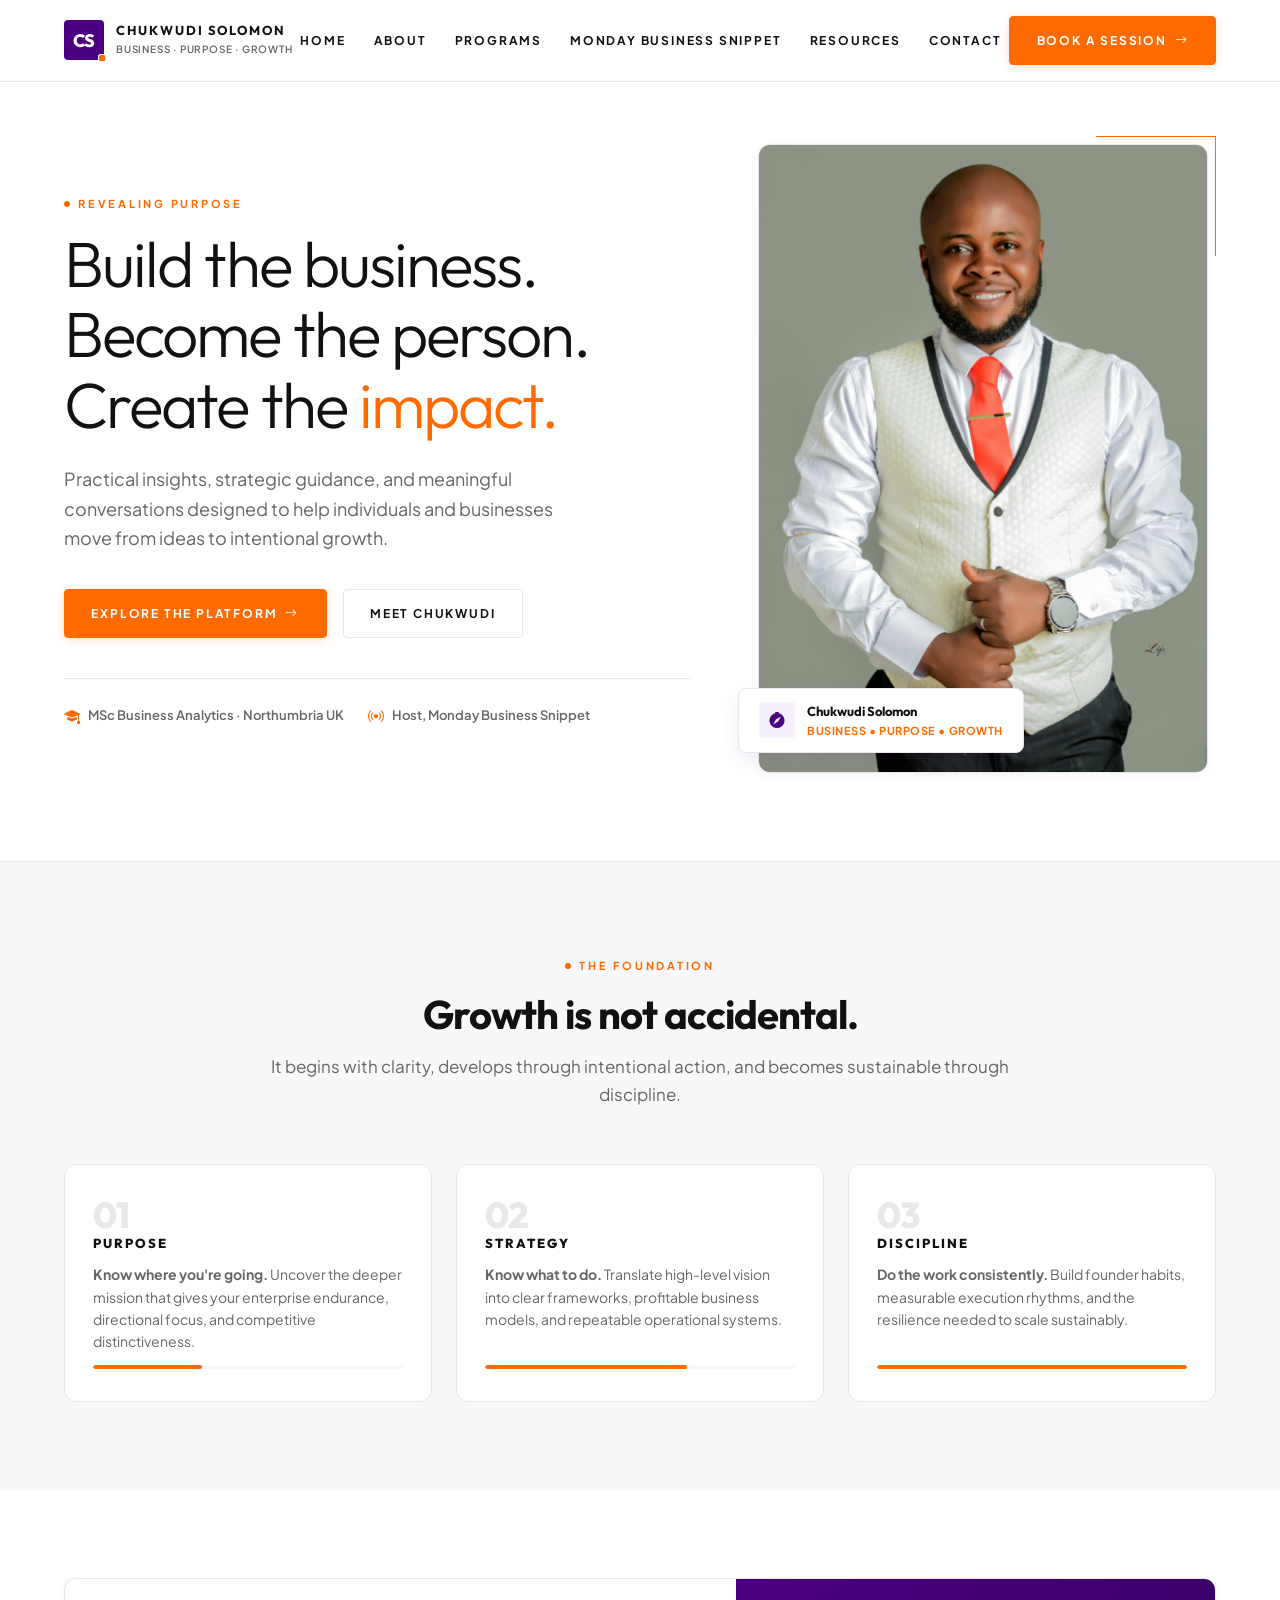
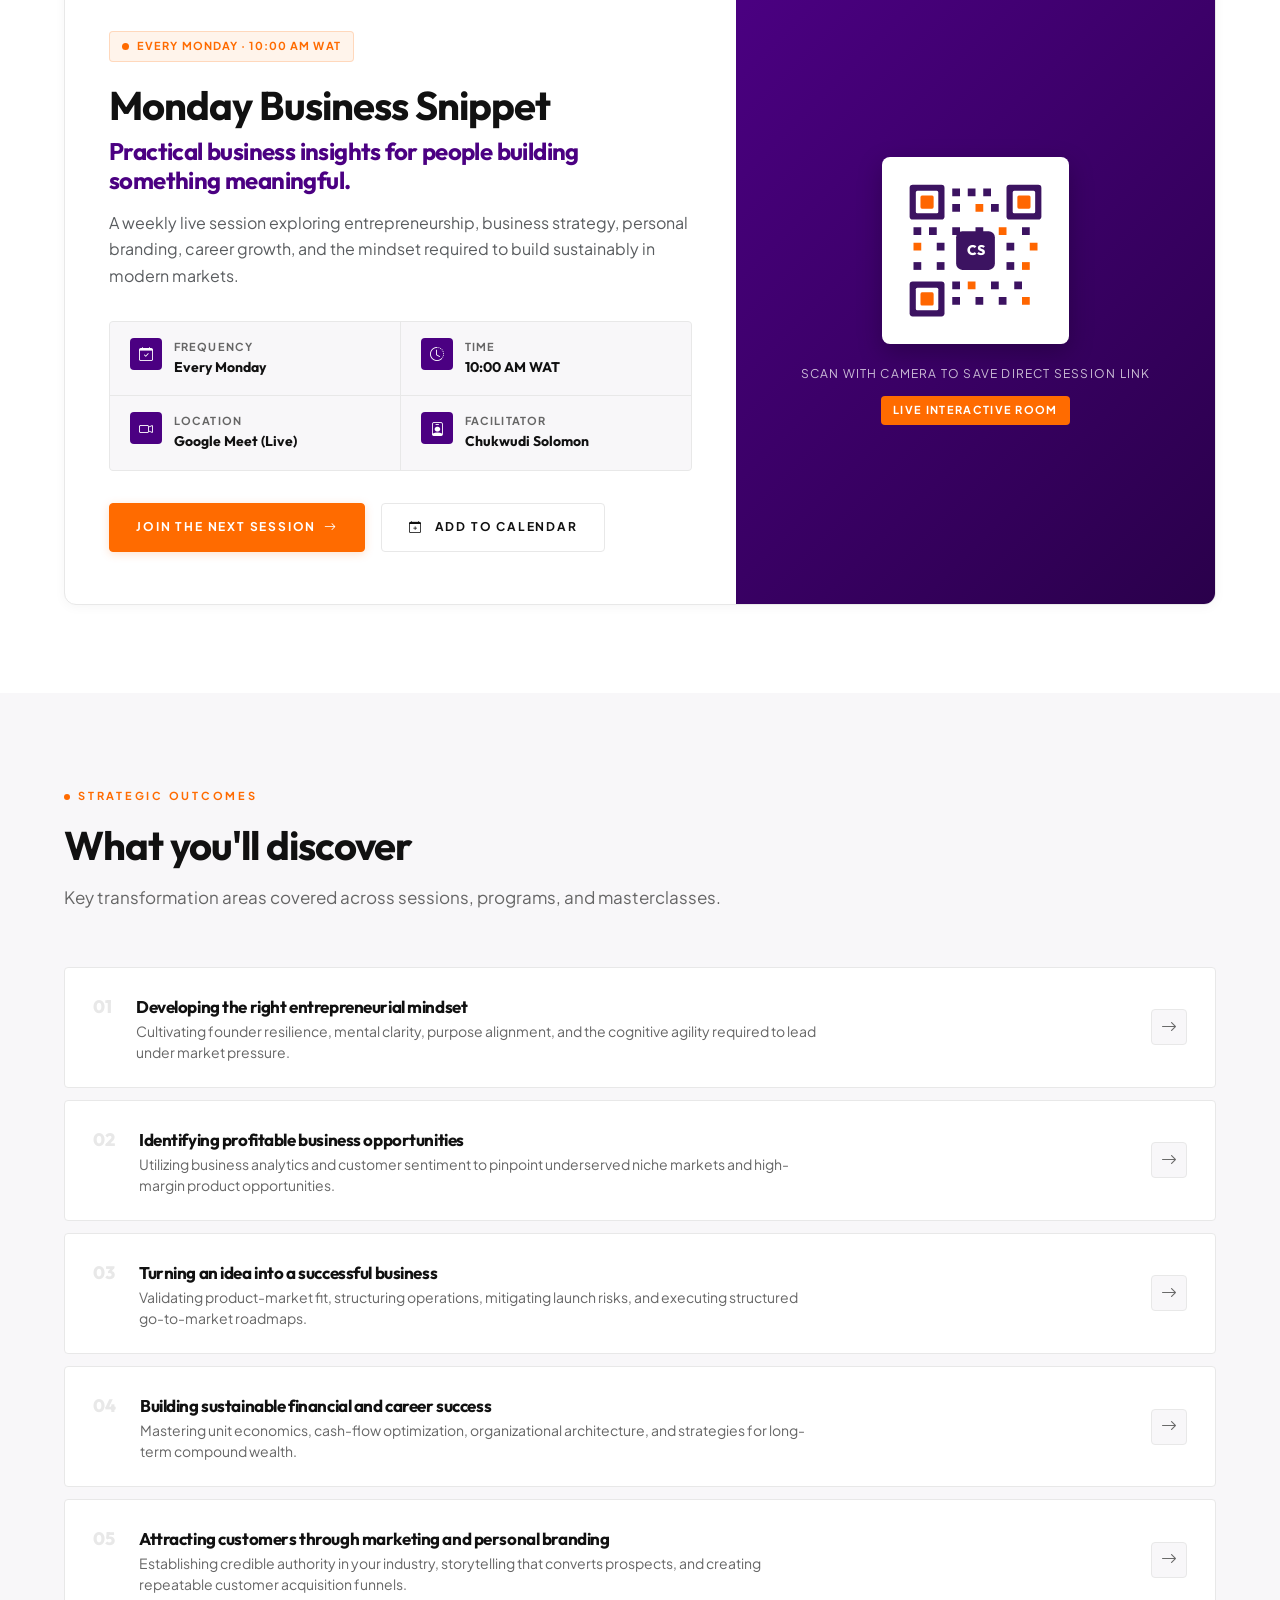
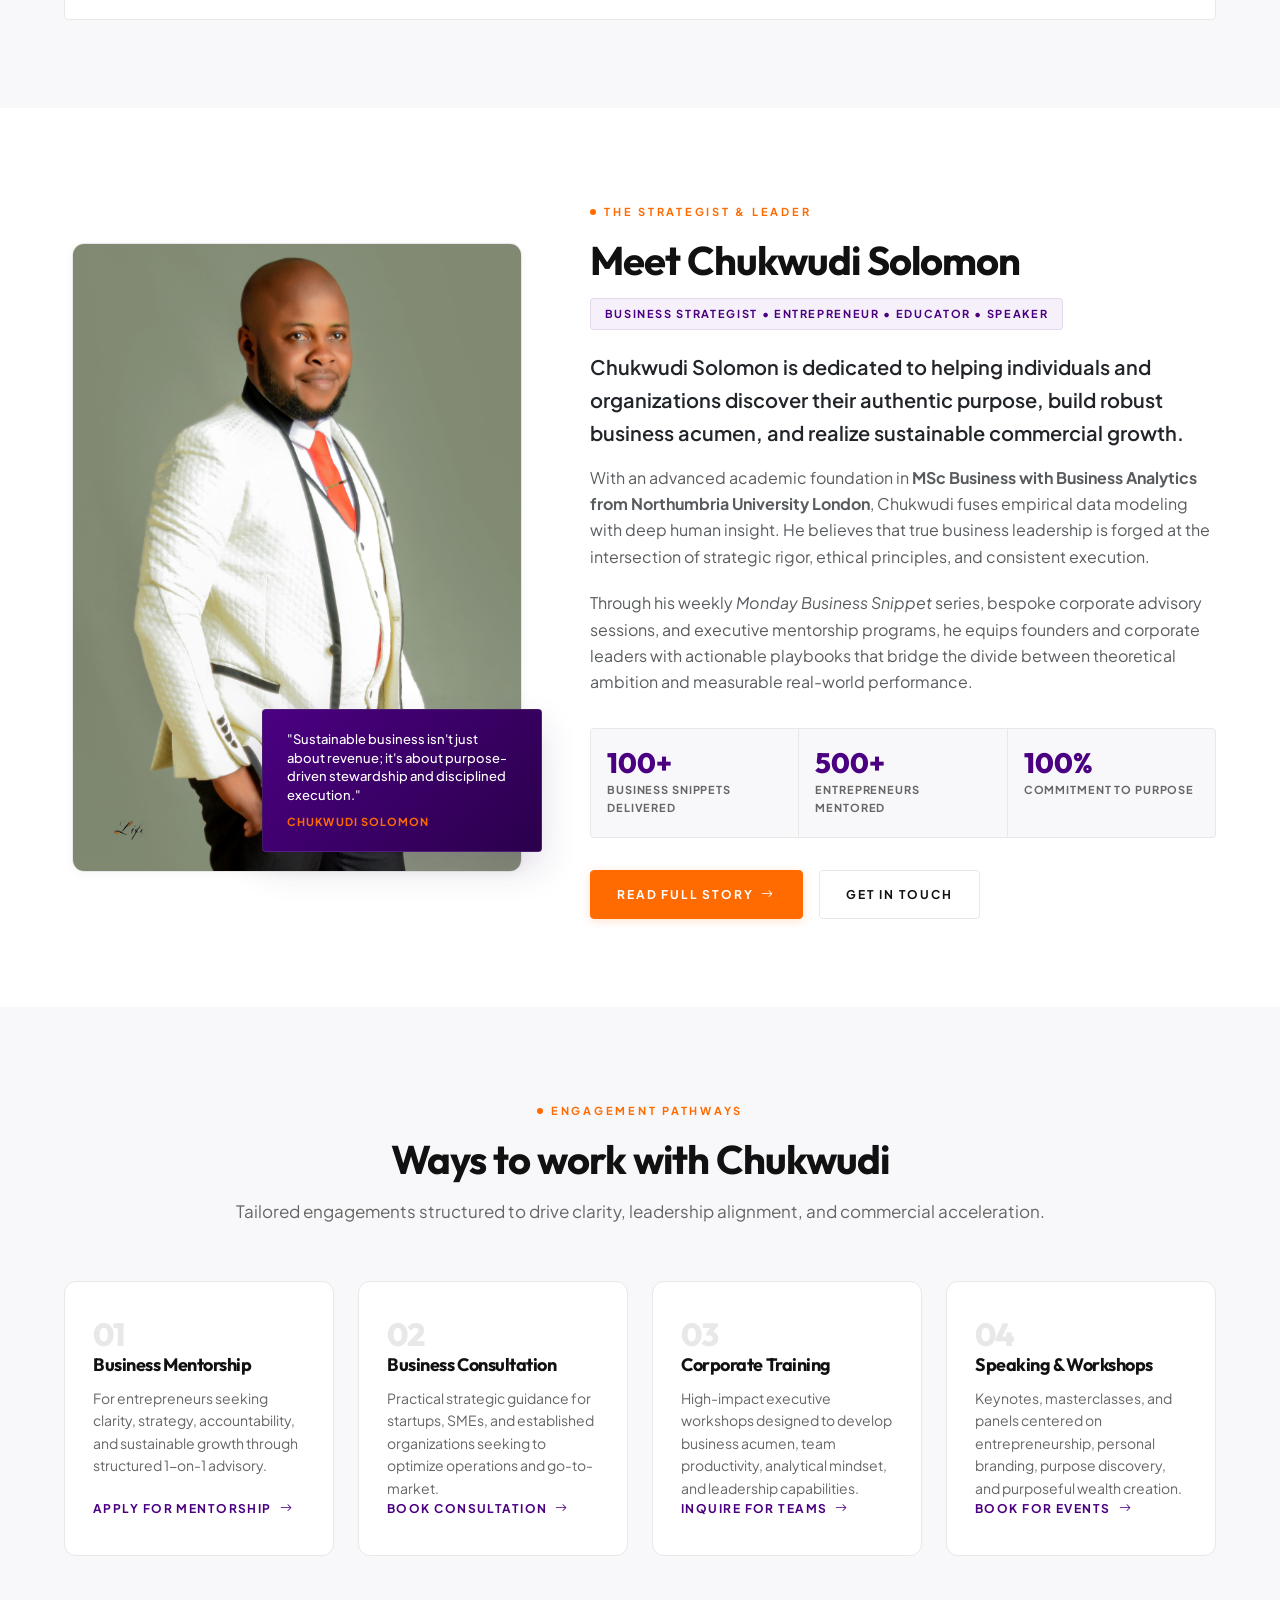
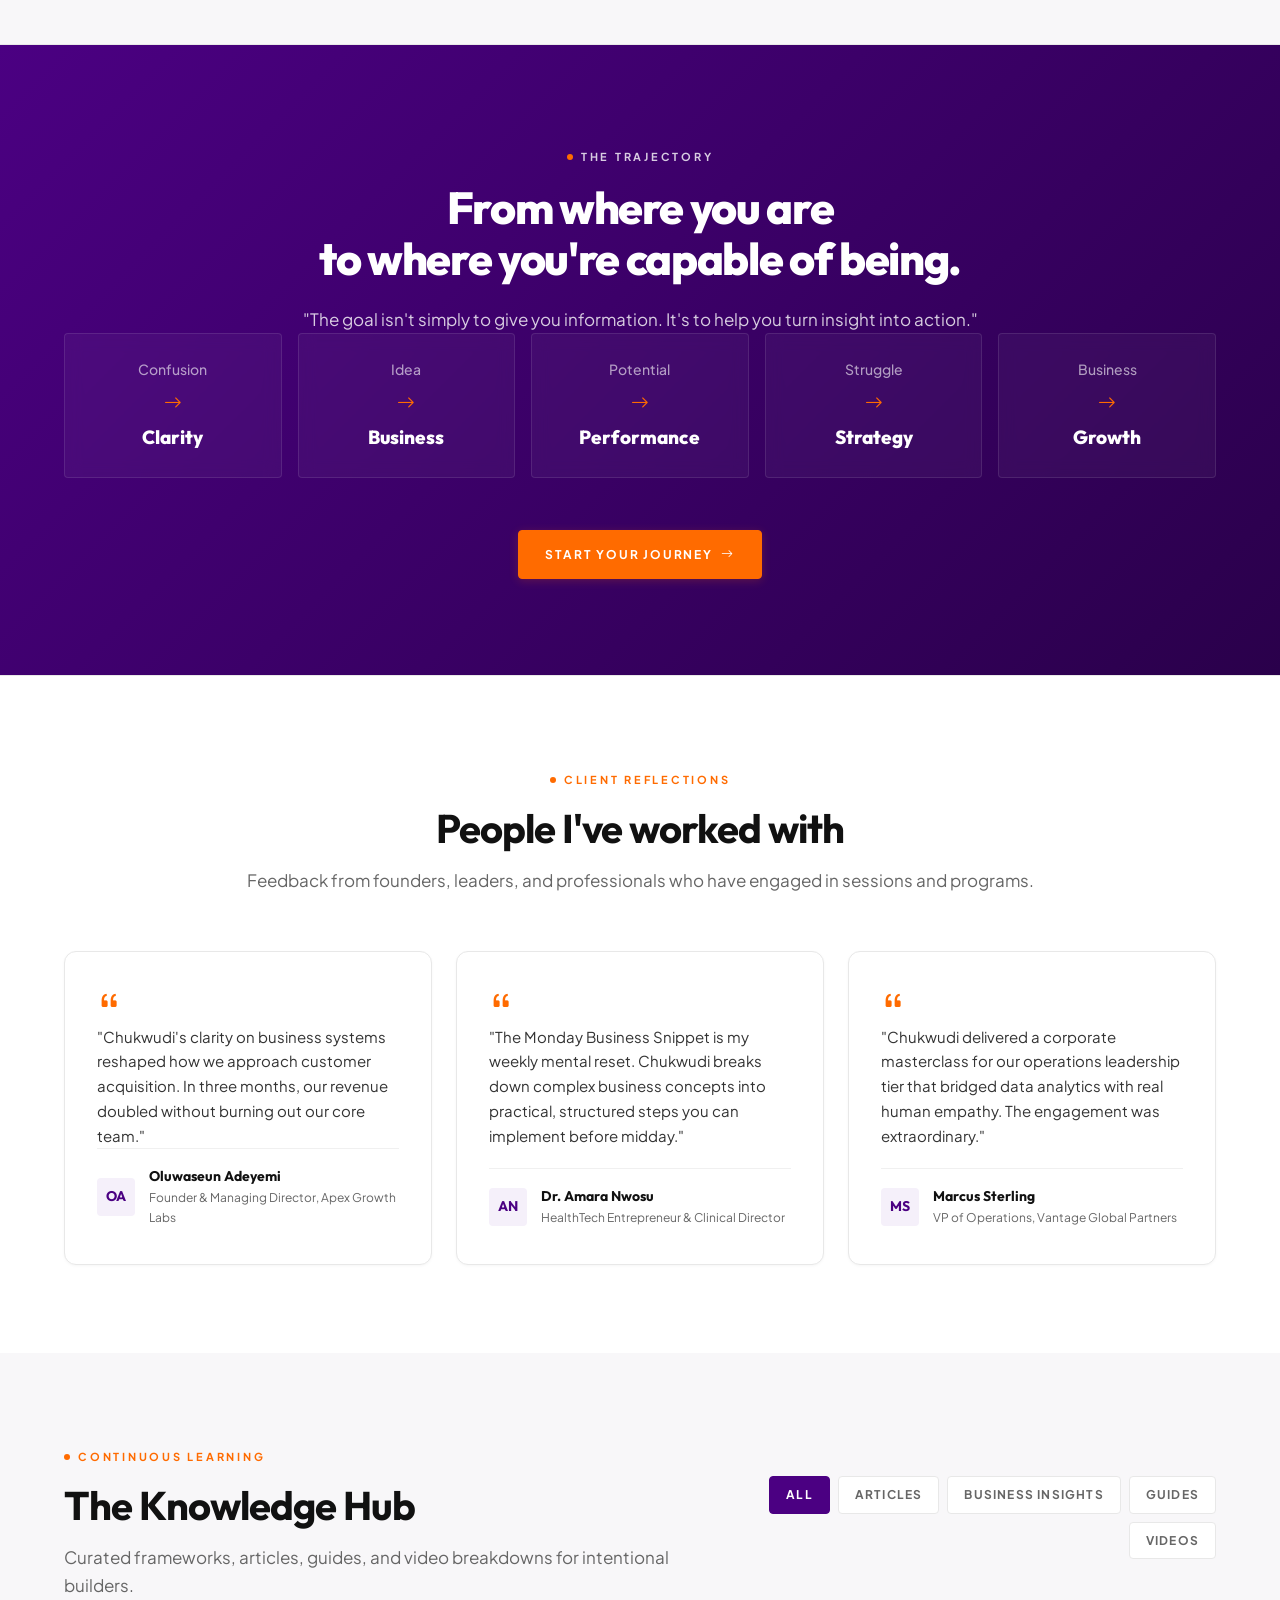
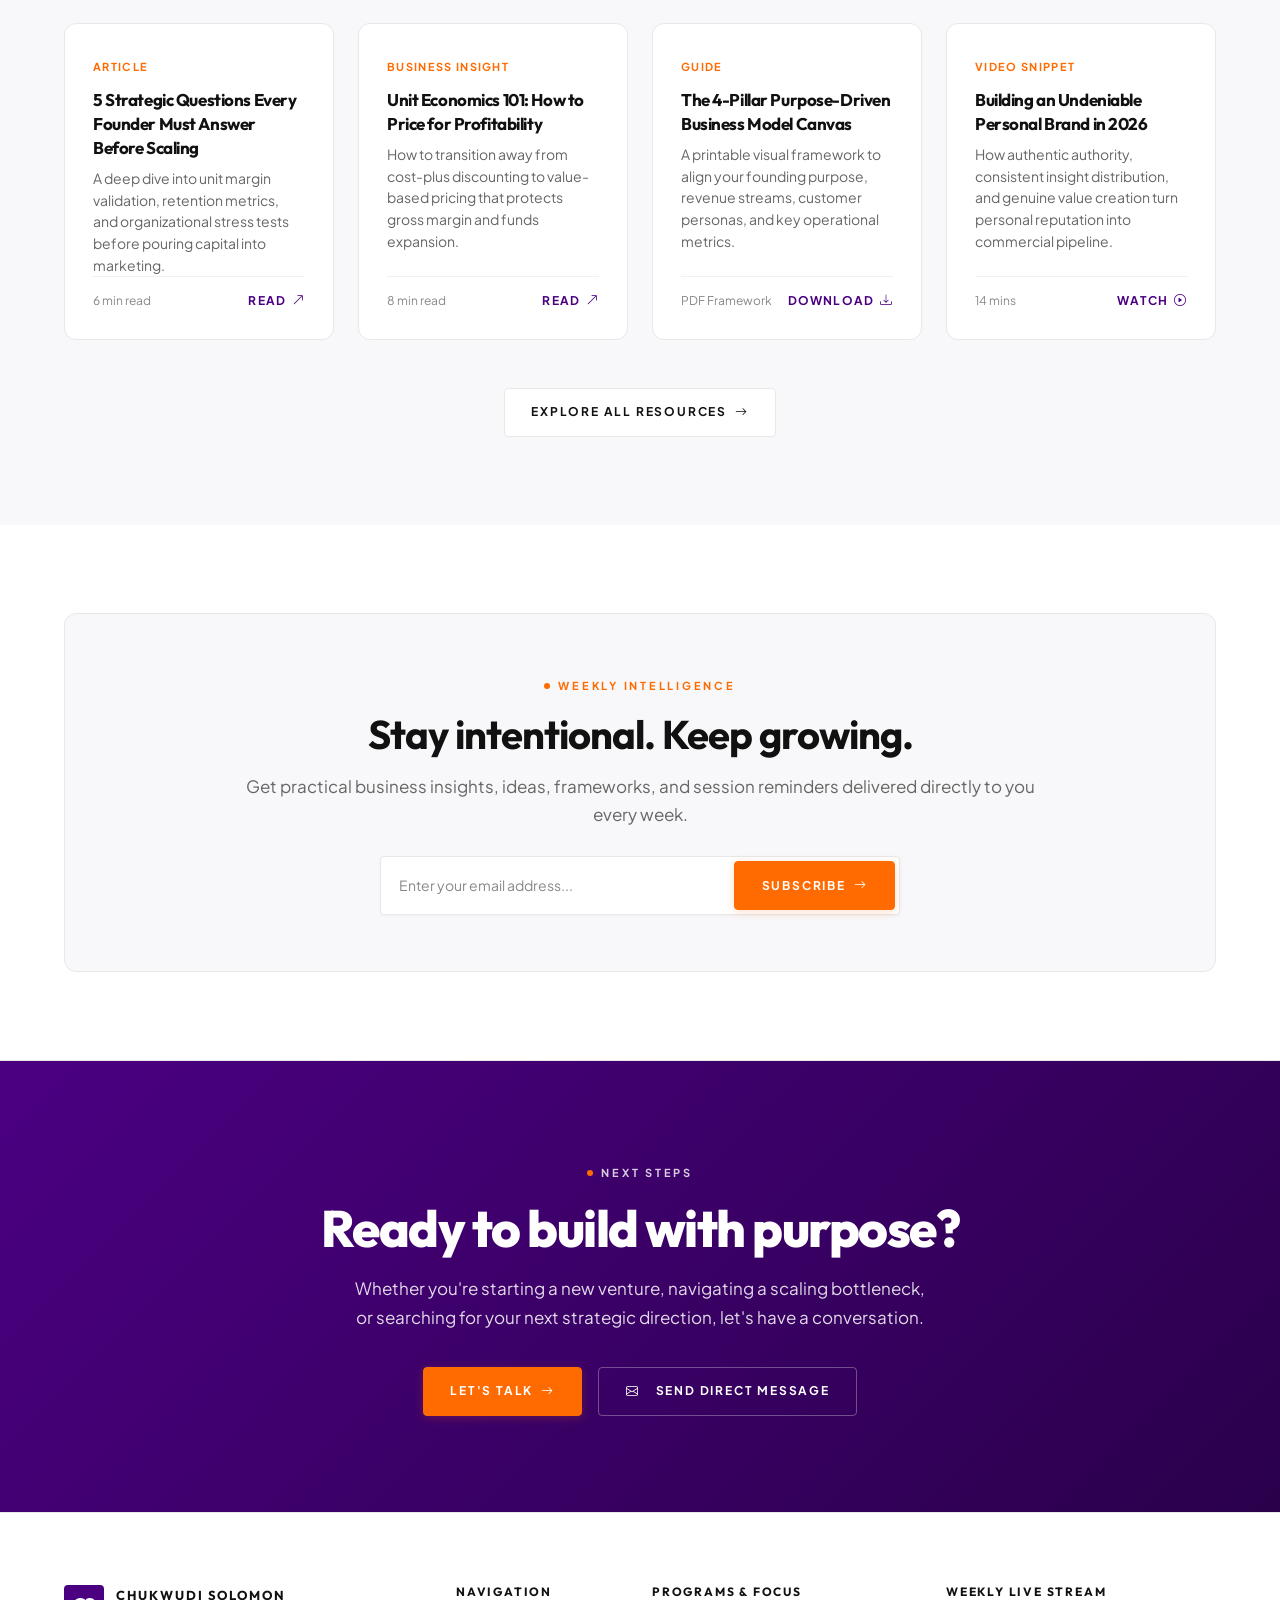
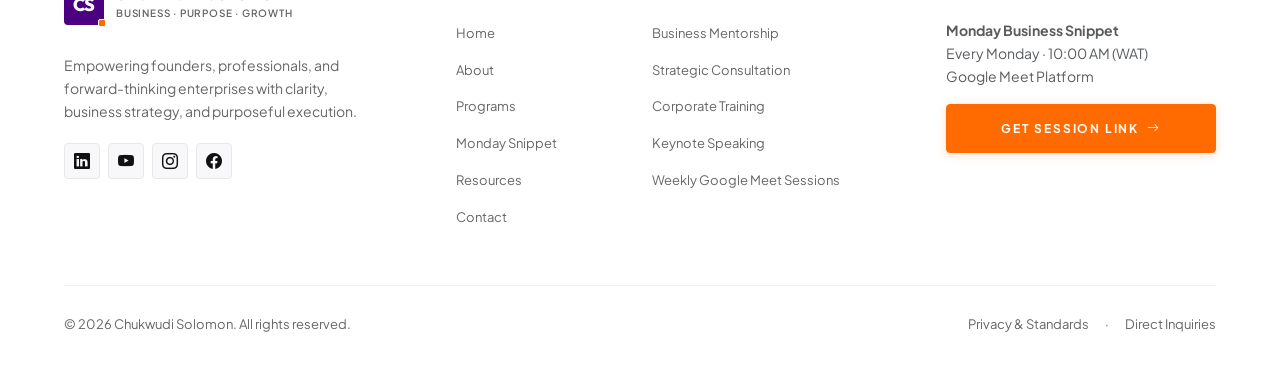
<file: index.html>
<!DOCTYPE html>
<html lang="en">
<head>
  <meta charset="UTF-8">
  <meta name="viewport" content="width=device-width, initial-scale=1.0">
  <title>Chukwudi Solomon — Business Strategist, Entrepreneur, Educator & Speaker</title>
  <meta name="description" content="Chukwudi Solomon is a business strategist, educator, and speaker helping founders, professionals, and organizations move from ideas to intentional, sustainable growth.">
  
  <!-- Open Graph / Meta -->
  <meta property="og:title" content="Chukwudi Solomon — Business Strategist & Speaker">
  <meta property="og:description" content="Practical insights, strategic guidance, and meaningful conversations for intentional growth.">
  <meta property="og:type" content="website">
  
  <!-- Google Fonts: Outfit (Headings) & Plus Jakarta Sans (Body) -->
  <link rel="preconnect" href="https://fonts.googleapis.com">
  <link rel="preconnect" href="https://fonts.gstatic.com" crossorigin>
  <link href="https://fonts.googleapis.com/css2?family=Outfit:wght@400;500;600;700;800&family=Plus+Jakarta+Sans:wght@400;500;600;700&display=swap" rel="stylesheet">
  
  <!-- Bootstrap 5 CSS (via CDN) -->
  <link href="https://cdn.jsdelivr.net/npm/bootstrap@5.3.3/dist/css/bootstrap.min.css" rel="stylesheet" integrity="sha384-QWTKZyjpPEjISv5WaRU9OFeRpok6YctnYmDr5pNlyT2bRjXh0JMhjY6hW+ALEwIH" crossorigin="anonymous">
  
  <!-- Bootstrap Icons (via CDN) -->
  <link rel="stylesheet" href="https://cdn.jsdelivr.net/npm/bootstrap-icons@1.11.3/font/bootstrap-icons.min.css">
  
  <!-- Custom Design System CSS -->
  <link rel="stylesheet" href="css/style.css">
</head>
<body id="page-top">

  <!-- ========================================================================
       1. STICKY NAVBAR
       ======================================================================== -->
  <header class="site-header" id="siteHeader">
    <div class="container">
      <nav class="navbar navbar-expand-lg navbar-light" aria-label="Main Navigation">
        <!-- Brand Monogram & Name -->
        <a class="brand-logo" href="#page-top" id="navBrandLogo">
          <span class="brand-monogram">CS</span>
          <div class="brand-meta">
            <span class="brand-name">Chukwudi Solomon</span>
            <span class="brand-tagline">Business · Purpose · Growth</span>
          </div>
        </a>

        <!-- Mobile Menu Toggle Button -->
        <button class="navbar-toggler" type="button" data-bs-toggle="collapse" data-bs-target="#primaryNav" aria-controls="primaryNav" aria-expanded="false" aria-label="Toggle navigation" id="navToggleBtn">
          <i class="bi bi-list fs-4"></i>
        </button>

        <!-- Navigation Links -->
        <div class="collapse navbar-collapse" id="primaryNav">
          <ul class="navbar-nav mx-auto mb-2 mb-lg-0">
            <li class="nav-item">
              <a class="nav-link active" href="#page-top" id="navHome">Home</a>
            </li>
            <li class="nav-item">
              <a class="nav-link" href="#about" id="navAbout">About</a>
            </li>
            <li class="nav-item">
              <a class="nav-link" href="#programs" id="navPrograms">Programs</a>
            </li>
            <li class="nav-item">
              <a class="nav-link" href="#business-snippet" id="navSnippet">Monday Business Snippet</a>
            </li>
            <li class="nav-item">
              <a class="nav-link" href="#resources" id="navResources">Resources</a>
            </li>
            <li class="nav-item">
              <a class="nav-link" href="#contact" id="navContact">Contact</a>
            </li>
          </ul>

          <!-- Navbar CTA -->
          <div class="nav-cta-wrapper d-flex align-items-center mt-3 mt-lg-0">
            <button type="button" class="btn-brand-primary" data-bs-toggle="modal" data-bs-target="#bookingModal" id="navBookSessionBtn">
              Book a Session <i class="bi bi-arrow-right"></i>
            </button>
          </div>
        </div>
      </nav>
    </div>
  </header>

  <main>
    <!-- ========================================================================
         2. HERO SECTION
         ======================================================================== -->
    <section class="hero-section" id="hero">
      <div class="container">
        <div class="row align-items-center">
          <!-- Hero Text Content -->
          <div class="col-lg-7 pe-lg-5">
            <div class="reveal-fade">
              <span class="eyebrow" id="heroEyebrow">Revealing Purpose</span>
              <h1 class="hero-heading" id="heroMainHeading">
                Build the business.<br>
                Become the person.<br>
                Create the <span class="highlight-orange">impact.</span>
              </h1>
              <p class="hero-subtitle" id="heroSupportingText">
                Practical insights, strategic guidance, and meaningful conversations designed to help individuals and businesses move from ideas to intentional growth.
              </p>
              
              <div class="hero-cta-group">
                <a href="#business-snippet" class="btn-brand-primary" id="heroPrimaryCta">
                  Explore the Platform <i class="bi bi-arrow-right"></i>
                </a>
                <a href="#about" class="btn-brand-secondary" id="heroSecondaryCta">
                  Meet Chukwudi
                </a>
              </div>

              <!-- Credential & Position Highlights -->
              <div class="hero-credential-bar">
                <div class="cred-item">
                  <i class="bi bi-mortarboard-fill"></i>
                  <span>MSc Business Analytics · Northumbria UK</span>
                </div>
                <div class="cred-item">
                  <i class="bi bi-broadcast"></i>
                  <span>Host, Monday Business Snippet</span>
                </div>
              </div>
            </div>
          </div>

          <!-- Hero Editorial Portrait -->
          <div class="col-lg-5">
            <div class="hero-image-wrapper reveal-fade reveal-delay-2">
              <div class="hero-decor-accent"></div>
              <div class="hero-image-frame" id="heroPortraitContainer">
                <img 
                  src="./images/chukwudi_hero_1787214552737.jpg" 
                  alt="Chukwudi Solomon — Business Strategist and Purpose Leader" 
                  referrerpolicy="no-referrer"
                  id="heroPortraitImg"
                >
              </div>
              
              <!-- Floating Brand Badge -->
              <div class="hero-badge-floating" id="heroFloatingBadge">
                <div class="floating-icon-box">
                  <i class="bi bi-compass-fill"></i>
                </div>
                <div class="hero-badge-meta">
                  <span class="hero-badge-title">Chukwudi Solomon</span>
                  <span class="hero-badge-sub">Business • Purpose • Growth</span>
                </div>
              </div>
            </div>
          </div>
        </div>
      </div>
    </section>

    <!-- ========================================================================
         3. INTRODUCTION SECTION (The Philosophy)
         ======================================================================== -->
    <section class="section-padding bg-soft" id="introduction">
      <div class="container">
        <div class="row justify-content-center text-center section-header reveal-fade">
          <div class="col-lg-9">
            <span class="eyebrow">The Foundation</span>
            <h2 class="section-title">Growth is not accidental.</h2>
            <p class="section-lead mx-auto">
              It begins with clarity, develops through intentional action, and becomes sustainable through discipline.
            </p>
          </div>
        </div>

        <!-- 3 Large Editorial Columns -->
        <div class="row g-4">
          <!-- Column 01: Purpose -->
          <div class="col-md-4">
            <div class="editorial-column-card bento-card reveal-fade reveal-delay-1" id="pillarPurpose">
              <div>
                <span class="col-num">01</span>
                <h3 class="col-title">PURPOSE</h3>
                <p class="col-desc">
                  <strong>Know where you're going.</strong> Uncover the deeper mission that gives your enterprise endurance, directional focus, and competitive distinctiveness.
                </p>
              </div>
              <div class="bento-progress-track">
                <div class="bento-progress-fill" style="width: 35%;"></div>
              </div>
            </div>
          </div>

          <!-- Column 02: Strategy -->
          <div class="col-md-4">
            <div class="editorial-column-card bento-card reveal-fade reveal-delay-2" id="pillarStrategy">
              <div>
                <span class="col-num">02</span>
                <h3 class="col-title">STRATEGY</h3>
                <p class="col-desc">
                  <strong>Know what to do.</strong> Translate high-level vision into clear frameworks, profitable business models, and repeatable operational systems.
                </p>
              </div>
              <div class="bento-progress-track">
                <div class="bento-progress-fill" style="width: 65%;"></div>
              </div>
            </div>
          </div>

          <!-- Column 03: Discipline -->
          <div class="col-md-4">
            <div class="editorial-column-card bento-card reveal-fade reveal-delay-3" id="pillarDiscipline">
              <div>
                <span class="col-num">03</span>
                <h3 class="col-title">DISCIPLINE</h3>
                <p class="col-desc">
                  <strong>Do the work consistently.</strong> Build founder habits, measurable execution rhythms, and the resilience needed to scale sustainably.
                </p>
              </div>
              <div class="bento-progress-track">
                <div class="bento-progress-fill" style="width: 100%;"></div>
              </div>
            </div>
          </div>
        </div>
      </div>
    </section>

    <!-- ========================================================================
         4. MONDAY BUSINESS SNIPPET (Flagship Feature)
         ======================================================================== -->
    <section class="section-padding" id="business-snippet">
      <div class="container">
        <div class="snippet-highlight-card reveal-fade">
          <div class="row g-0">
            <!-- Left Content Column -->
            <div class="col-lg-7 snippet-content-col">
              <div class="snippet-live-badge">
                <span class="pulse-dot"></span>
                <span>Every Monday · 10:00 AM WAT</span>
              </div>

              <h2 class="section-title mb-2">Monday Business Snippet</h2>
              <h4 class="text-purple fw-bold mb-3">Practical business insights for people building something meaningful.</h4>
              
              <p class="text-muted mb-4">
                A weekly live session exploring entrepreneurship, business strategy, personal branding, career growth, and the mindset required to build sustainably in modern markets.
              </p>

              <!-- Session Attribute Grid -->
              <div class="snippet-info-grid">
                <div class="snippet-meta-item">
                  <div class="snippet-meta-icon"><i class="bi bi-calendar-check"></i></div>
                  <div>
                    <div class="snippet-meta-label">Frequency</div>
                    <div class="snippet-meta-val">Every Monday</div>
                  </div>
                </div>

                <div class="snippet-meta-item">
                  <div class="snippet-meta-icon"><i class="bi bi-clock-history"></i></div>
                  <div>
                    <div class="snippet-meta-label">Time</div>
                    <div class="snippet-meta-val">10:00 AM WAT</div>
                  </div>
                </div>

                <div class="snippet-meta-item">
                  <div class="snippet-meta-icon"><i class="bi bi-camera-video"></i></div>
                  <div>
                    <div class="snippet-meta-label">Location</div>
                    <div class="snippet-meta-val">Google Meet (Live)</div>
                  </div>
                </div>

                <div class="snippet-meta-item">
                  <div class="snippet-meta-icon"><i class="bi bi-person-badge"></i></div>
                  <div>
                    <div class="snippet-meta-label">Facilitator</div>
                    <div class="snippet-meta-val">Chukwudi Solomon</div>
                  </div>
                </div>
              </div>

              <!-- CTA Actions -->
              <div class="snippet-actions">
                <button type="button" class="btn-brand-primary" data-bs-toggle="modal" data-bs-target="#sessionPassModal" id="joinNextSessionBtn">
                  Join the Next Session <i class="bi bi-arrow-right"></i>
                </button>
                <a href="#" class="btn-brand-secondary" id="addCalendarBtn">
                  <i class="bi bi-calendar-plus me-1"></i> Add to Calendar
                </a>
              </div>
            </div>

            <!-- Right QR & Visual Sidebar -->
            <div class="col-lg-5 snippet-qr-sidebar">
              <div class="qr-box-container">
                <!-- Embedded High-Definition SVG QR Code -->
                <svg class="qr-code-svg" viewBox="0 0 200 200" xmlns="http://www.w3.org/2000/svg">
                  <!-- QR Finder Patterns -->
                  <rect width="200" height="200" fill="#FFFFFF"/>
                  <rect x="15" y="15" width="45" height="45" fill="#3C1361" rx="4"/>
                  <rect x="23" y="23" width="29" height="29" fill="#FFFFFF" rx="2"/>
                  <rect x="29" y="29" width="17" height="17" fill="#FF6600" rx="2"/>

                  <rect x="140" y="15" width="45" height="45" fill="#3C1361" rx="4"/>
                  <rect x="148" y="23" width="29" height="29" fill="#FFFFFF" rx="2"/>
                  <rect x="154" y="29" width="17" height="17" fill="#FF6600" rx="2"/>

                  <rect x="15" y="140" width="45" height="45" fill="#3C1361" rx="4"/>
                  <rect x="23" y="148" width="29" height="29" fill="#FFFFFF" rx="2"/>
                  <rect x="29" y="154" width="17" height="17" fill="#FF6600" rx="2"/>

                  <!-- Data Matrix Dots -->
                  <rect x="70" y="20" width="10" height="10" fill="#3C1361"/>
                  <rect x="90" y="20" width="10" height="10" fill="#3C1361"/>
                  <rect x="110" y="20" width="10" height="10" fill="#3C1361"/>
                  <rect x="70" y="40" width="10" height="10" fill="#3C1361"/>
                  <rect x="100" y="40" width="10" height="10" fill="#FF6600"/>
                  <rect x="120" y="40" width="10" height="10" fill="#3C1361"/>

                  <rect x="20" y="70" width="10" height="10" fill="#3C1361"/>
                  <rect x="40" y="70" width="10" height="10" fill="#3C1361"/>
                  <rect x="70" y="70" width="10" height="10" fill="#3C1361"/>
                  <rect x="100" y="70" width="10" height="10" fill="#3C1361"/>
                  <rect x="130" y="70" width="10" height="10" fill="#FF6600"/>
                  <rect x="160" y="70" width="10" height="10" fill="#3C1361"/>

                  <rect x="20" y="90" width="10" height="10" fill="#FF6600"/>
                  <rect x="50" y="90" width="10" height="10" fill="#3C1361"/>
                  <rect x="80" y="90" width="10" height="10" fill="#3C1361"/>
                  <rect x="110" y="90" width="10" height="10" fill="#3C1361"/>
                  <rect x="140" y="90" width="10" height="10" fill="#3C1361"/>
                  <rect x="170" y="90" width="10" height="10" fill="#FF6600"/>

                  <!-- Center Logo Badge -->
                  <rect x="75" y="75" width="50" height="50" fill="#3C1361" rx="8"/>
                  <text x="100" y="106" font-family="'Outfit', sans-serif" font-weight="800" font-size="18" fill="#FFFFFF" text-anchor="middle">CS</text>

                  <rect x="20" y="115" width="10" height="10" fill="#3C1361"/>
                  <rect x="50" y="115" width="10" height="10" fill="#3C1361"/>
                  <rect x="140" y="115" width="10" height="10" fill="#3C1361"/>
                  <rect x="160" y="115" width="10" height="10" fill="#FF6600"/>

                  <rect x="70" y="140" width="10" height="10" fill="#3C1361"/>
                  <rect x="90" y="140" width="10" height="10" fill="#FF6600"/>
                  <rect x="120" y="140" width="10" height="10" fill="#3C1361"/>
                  <rect x="150" y="140" width="10" height="10" fill="#3C1361"/>

                  <rect x="70" y="160" width="10" height="10" fill="#3C1361"/>
                  <rect x="100" y="160" width="10" height="10" fill="#3C1361"/>
                  <rect x="130" y="160" width="10" height="10" fill="#3C1361"/>
                  <rect x="160" y="160" width="10" height="10" fill="#FF6600"/>
                </svg>
              </div>

              <div class="qr-scan-text">Scan with camera to save direct session link</div>
              <span class="session-pass-badge">Live Interactive Room</span>
            </div>
          </div>
        </div>
      </div>
    </section>

    <!-- ========================================================================
         5. WHAT YOU'LL DISCOVER (Interactive Discover List)
         ======================================================================== -->
    <section class="section-padding bg-soft" id="discover">
      <div class="container">
        <div class="section-header reveal-fade">
          <span class="eyebrow">Strategic Outcomes</span>
          <h2 class="section-title">What you'll discover</h2>
          <p class="section-lead">Key transformation areas covered across sessions, programs, and masterclasses.</p>
        </div>

        <div class="discover-list">
          <!-- Item 01 -->
          <div class="discover-item reveal-fade reveal-delay-1" id="discoverItem1">
            <div class="discover-content-wrap">
              <span class="discover-num">01</span>
              <div class="discover-text-group">
                <h3 class="discover-title">Developing the right entrepreneurial mindset</h3>
                <p class="discover-desc">Cultivating founder resilience, mental clarity, purpose alignment, and the cognitive agility required to lead under market pressure.</p>
              </div>
            </div>
            <div class="discover-arrow"><i class="bi bi-arrow-right"></i></div>
          </div>

          <!-- Item 02 -->
          <div class="discover-item reveal-fade reveal-delay-2" id="discoverItem2">
            <div class="discover-content-wrap">
              <span class="discover-num">02</span>
              <div class="discover-text-group">
                <h3 class="discover-title">Identifying profitable business opportunities</h3>
                <p class="discover-desc">Utilizing business analytics and customer sentiment to pinpoint underserved niche markets and high-margin product opportunities.</p>
              </div>
            </div>
            <div class="discover-arrow"><i class="bi bi-arrow-right"></i></div>
          </div>

          <!-- Item 03 -->
          <div class="discover-item reveal-fade reveal-delay-3" id="discoverItem3">
            <div class="discover-content-wrap">
              <span class="discover-num">03</span>
              <div class="discover-text-group">
                <h3 class="discover-title">Turning an idea into a successful business</h3>
                <p class="discover-desc">Validating product-market fit, structuring operations, mitigating launch risks, and executing structured go-to-market roadmaps.</p>
              </div>
            </div>
            <div class="discover-arrow"><i class="bi bi-arrow-right"></i></div>
          </div>

          <!-- Item 04 -->
          <div class="discover-item reveal-fade reveal-delay-4" id="discoverItem4">
            <div class="discover-content-wrap">
              <span class="discover-num">04</span>
              <div class="discover-text-group">
                <h3 class="discover-title">Building sustainable financial and career success</h3>
                <p class="discover-desc">Mastering unit economics, cash-flow optimization, organizational architecture, and strategies for long-term compound wealth.</p>
              </div>
            </div>
            <div class="discover-arrow"><i class="bi bi-arrow-right"></i></div>
          </div>

          <!-- Item 05 -->
          <div class="discover-item reveal-fade" id="discoverItem5">
            <div class="discover-content-wrap">
              <span class="discover-num">05</span>
              <div class="discover-text-group">
                <h3 class="discover-title">Attracting customers through marketing and personal branding</h3>
                <p class="discover-desc">Establishing credible authority in your industry, storytelling that converts prospects, and creating repeatable customer acquisition funnels.</p>
              </div>
            </div>
            <div class="discover-arrow"><i class="bi bi-arrow-right"></i></div>
          </div>
        </div>
      </div>
    </section>

    <!-- ========================================================================
         6. ABOUT CHUKWUDI SECTION
         ======================================================================== -->
    <section class="section-padding" id="about">
      <div class="container">
        <div class="row align-items-center">
          <!-- About Editorial Portrait -->
          <div class="col-lg-5 mb-5 mb-lg-0">
            <div class="about-image-wrapper reveal-fade">
              <div class="about-image-frame" id="aboutPortraitFrame">
                <img 
                  src="./images/meet_chukwdi.JPG" 
                  alt="Chukwudi Solomon in discussion" 
                  referrerpolicy="no-referrer"
                  id="aboutPortraitImg"
                >
              </div>
              
              <div class="about-quote-card">
                <div class="about-quote-text">
                  "Sustainable business isn't just about revenue; it's about purpose-driven stewardship and disciplined execution."
                </div>
                <div class="about-quote-author">Chukwudi Solomon</div>
              </div>
            </div>
          </div>

          <!-- About Narrative -->
          <div class="col-lg-7 ps-lg-5">
            <div class="reveal-fade reveal-delay-2">
              <span class="eyebrow">The Strategist & Leader</span>
              <h2 class="section-title">Meet Chukwudi Solomon</h2>
              <div class="positioning-pill" id="aboutPositioningPill">
                Business Strategist • Entrepreneur • Educator • Speaker
              </div>

              <p class="lead text-dark fw-semibold mb-3">
                Chukwudi Solomon is dedicated to helping individuals and organizations discover their authentic purpose, build robust business acumen, and realize sustainable commercial growth.
              </p>

              <p class="text-muted">
                With an advanced academic foundation in <strong>MSc Business with Business Analytics from Northumbria University London</strong>, Chukwudi fuses empirical data modeling with deep human insight. He believes that true business leadership is forged at the intersection of strategic rigor, ethical principles, and consistent execution.
              </p>

              <p class="text-muted">
                Through his weekly <em>Monday Business Snippet</em> series, bespoke corporate advisory sessions, and executive mentorship programs, he equips founders and corporate leaders with actionable playbooks that bridge the divide between theoretical ambition and measurable real-world performance.
              </p>

              <!-- Metrics -->
              <div class="about-metrics">
                <div class="metric-item">
                  <span class="metric-val">100+</span>
                  <span class="metric-label">Business Snippets Delivered</span>
                </div>
                <div class="metric-item">
                  <span class="metric-val">500+</span>
                  <span class="metric-label">Entrepreneurs Mentored</span>
                </div>
                <div class="metric-item">
                  <span class="metric-val">100%</span>
                  <span class="metric-label">Commitment to Purpose</span>
                </div>
              </div>

              <div class="d-flex align-items-center gap-3 mt-4">
                <button type="button" class="btn-brand-primary" data-bs-toggle="modal" data-bs-target="#storyModal" id="aboutReadStoryBtn">
                  Read Full Story <i class="bi bi-arrow-right"></i>
                </button>
                <a href="#contact" class="btn-brand-secondary" id="aboutGetInTouchBtn">
                  Get in Touch
                </a>
              </div>
            </div>
          </div>
        </div>
      </div>
    </section>

    <!-- ========================================================================
         7. WAYS TO WORK TOGETHER (Programs & Services)
         ======================================================================== -->
    <section class="section-padding bg-soft" id="programs">
      <div class="container">
        <div class="section-header text-center reveal-fade">
          <span class="eyebrow">Engagement Pathways</span>
          <h2 class="section-title">Ways to work with Chukwudi</h2>
          <p class="section-lead mx-auto">Tailored engagements structured to drive clarity, leadership alignment, and commercial acceleration.</p>
        </div>

        <div class="row g-4">
          <!-- Service 01 -->
          <div class="col-md-6 col-lg-3">
            <div class="service-card bento-card reveal-fade reveal-delay-1" id="serviceMentorship">
              <div>
                <span class="service-num">01</span>
                <h3 class="service-title">Business Mentorship</h3>
                <p class="service-desc">
                  For entrepreneurs seeking clarity, strategy, accountability, and sustainable growth through structured 1-on-1 advisory.
                </p>
              </div>
              <a href="#contact" class="service-link" data-bs-toggle="modal" data-bs-target="#bookingModal">
                Apply for Mentorship <i class="bi bi-arrow-right"></i>
              </a>
            </div>
          </div>

          <!-- Service 02 -->
          <div class="col-md-6 col-lg-3">
            <div class="service-card bento-card reveal-fade reveal-delay-2" id="serviceConsultation">
              <div>
                <span class="service-num">02</span>
                <h3 class="service-title">Business Consultation</h3>
                <p class="service-desc">
                  Practical strategic guidance for startups, SMEs, and established organizations seeking to optimize operations and go-to-market.
                </p>
              </div>
              <a href="#contact" class="service-link" data-bs-toggle="modal" data-bs-target="#bookingModal">
                Book Consultation <i class="bi bi-arrow-right"></i>
              </a>
            </div>
          </div>

          <!-- Service 03 -->
          <div class="col-md-6 col-lg-3">
            <div class="service-card bento-card reveal-fade reveal-delay-3" id="serviceTraining">
              <div>
                <span class="service-num">03</span>
                <h3 class="service-title">Corporate Training</h3>
                <p class="service-desc">
                  High-impact executive workshops designed to develop business acumen, team productivity, analytical mindset, and leadership capabilities.
                </p>
              </div>
              <a href="#contact" class="service-link" data-bs-toggle="modal" data-bs-target="#bookingModal">
                Inquire for Teams <i class="bi bi-arrow-right"></i>
              </a>
            </div>
          </div>

          <!-- Service 04 -->
          <div class="col-md-6 col-lg-3">
            <div class="service-card bento-card reveal-fade reveal-delay-4" id="serviceSpeaking">
              <div>
                <span class="service-num">04</span>
                <h3 class="service-title">Speaking & Workshops</h3>
                <p class="service-desc">
                  Keynotes, masterclasses, and panels centered on entrepreneurship, personal branding, purpose discovery, and purposeful wealth creation.
                </p>
              </div>
              <a href="#contact" class="service-link" data-bs-toggle="modal" data-bs-target="#bookingModal">
                Book for Events <i class="bi bi-arrow-right"></i>
              </a>
            </div>
          </div>
        </div>
      </div>
    </section>

    <!-- ========================================================================
         8. TRANSFORMATION SECTION (Deep Purple Canvas)
         ======================================================================== -->
    <section class="transformation-section" id="transformation">
      <div class="container">
        <div class="row justify-content-center text-center reveal-fade">
          <div class="col-lg-9">
            <span class="eyebrow eyebrow-light">The Trajectory</span>
            <h2 class="transformation-heading">
              From where you are<br>
              to where you're capable of being.
            </h2>
            <p class="transformation-lead mx-auto">
              "The goal isn't simply to give you information. It's to help you turn insight into action."
            </p>
          </div>
        </div>

        <!-- 5 Transformation Bridges -->
        <div class="transformation-grid reveal-fade reveal-delay-2">
          <!-- Card 1 -->
          <div class="transformation-card" id="transBridge1">
            <div class="transform-from">Confusion</div>
            <div class="transform-arrow"><i class="bi bi-arrow-down d-md-none"></i><i class="bi bi-arrow-right d-none d-md-inline"></i></div>
            <div class="transform-to">Clarity</div>
          </div>

          <!-- Card 2 -->
          <div class="transformation-card" id="transBridge2">
            <div class="transform-from">Idea</div>
            <div class="transform-arrow"><i class="bi bi-arrow-down d-md-none"></i><i class="bi bi-arrow-right d-none d-md-inline"></i></div>
            <div class="transform-to">Business</div>
          </div>

          <!-- Card 3 -->
          <div class="transformation-card" id="transBridge3">
            <div class="transform-from">Potential</div>
            <div class="transform-arrow"><i class="bi bi-arrow-down d-md-none"></i><i class="bi bi-arrow-right d-none d-md-inline"></i></div>
            <div class="transform-to">Performance</div>
          </div>

          <!-- Card 4 -->
          <div class="transformation-card" id="transBridge4">
            <div class="transform-from">Struggle</div>
            <div class="transform-arrow"><i class="bi bi-arrow-down d-md-none"></i><i class="bi bi-arrow-right d-none d-md-inline"></i></div>
            <div class="transform-to">Strategy</div>
          </div>

          <!-- Card 5 -->
          <div class="transformation-card" id="transBridge5">
            <div class="transform-from">Business</div>
            <div class="transform-arrow"><i class="bi bi-arrow-down d-md-none"></i><i class="bi bi-arrow-right d-none d-md-inline"></i></div>
            <div class="transform-to">Growth</div>
          </div>
        </div>

        <!-- Action inside transformation banner -->
        <div class="text-center reveal-fade reveal-delay-3">
          <button type="button" class="btn-brand-primary" data-bs-toggle="modal" data-bs-target="#bookingModal" id="transStartJourneyBtn">
            Start Your Journey <i class="bi bi-arrow-right"></i>
          </button>
        </div>
      </div>
    </section>

    <!-- ========================================================================
         9. TESTIMONIALS SECTION
         ======================================================================== -->
    <section class="section-padding" id="testimonials">
      <div class="container">
        <div class="section-header text-center reveal-fade">
          <span class="eyebrow">Client Reflections</span>
          <h2 class="section-title">People I've worked with</h2>
          <p class="section-lead mx-auto">Feedback from founders, leaders, and professionals who have engaged in sessions and programs.</p>
        </div>

        <div class="row g-4">
          <!-- Testimonial 1 -->
          <div class="col-lg-4 col-md-6">
            <div class="testimonial-card bento-card reveal-fade reveal-delay-1" id="testimonialCard1">
              <div>
                <div class="testimonial-quote-icon"><i class="bi bi-quote"></i></div>
                <p class="testimonial-quote">
                  "Chukwudi's clarity on business systems reshaped how we approach customer acquisition. In three months, our revenue doubled without burning out our core team."
                </p>
              </div>
              <div class="testimonial-author">
                <div class="author-avatar-monogram">OA</div>
                <div class="author-info">
                  <span class="author-name">Oluwaseun Adeyemi</span>
                  <span class="author-role">Founder & Managing Director, Apex Growth Labs</span>
                </div>
              </div>
            </div>
          </div>

          <!-- Testimonial 2 -->
          <div class="col-lg-4 col-md-6">
            <div class="testimonial-card bento-card reveal-fade reveal-delay-2" id="testimonialCard2">
              <div>
                <div class="testimonial-quote-icon"><i class="bi bi-quote"></i></div>
                <p class="testimonial-quote">
                  "The Monday Business Snippet is my weekly mental reset. Chukwudi breaks down complex business concepts into practical, structured steps you can implement before midday."
                </p>
              </div>
              <div class="testimonial-author">
                <div class="author-avatar-monogram">AN</div>
                <div class="author-info">
                  <span class="author-name">Dr. Amara Nwosu</span>
                  <span class="author-role">HealthTech Entrepreneur & Clinical Director</span>
                </div>
              </div>
            </div>
          </div>

          <!-- Testimonial 3 -->
          <div class="col-lg-4 col-md-6">
            <div class="testimonial-card bento-card reveal-fade reveal-delay-3" id="testimonialCard3">
              <div>
                <div class="testimonial-quote-icon"><i class="bi bi-quote"></i></div>
                <p class="testimonial-quote">
                  "Chukwudi delivered a corporate masterclass for our operations leadership tier that bridged data analytics with real human empathy. The engagement was extraordinary."
                </p>
              </div>
              <div class="testimonial-author">
                <div class="author-avatar-monogram">MS</div>
                <div class="author-info">
                  <span class="author-name">Marcus Sterling</span>
                  <span class="author-role">VP of Operations, Vantage Global Partners</span>
                </div>
              </div>
            </div>
          </div>
        </div>
      </div>
    </section>

    <!-- ========================================================================
         10. RESOURCES (The Knowledge Hub)
         ======================================================================== -->
    <section class="section-padding bg-soft" id="resources">
      <div class="container">
        <div class="row align-items-end mb-4 reveal-fade">
          <div class="col-lg-7">
            <span class="eyebrow">Continuous Learning</span>
            <h2 class="section-title">The Knowledge Hub</h2>
            <p class="section-lead">Curated frameworks, articles, guides, and video breakdowns for intentional builders.</p>
          </div>
          <div class="col-lg-5 text-lg-end mt-3 mt-lg-0">
            <!-- Filter Pills -->
            <div class="resource-filter-nav justify-content-lg-end" id="resourceFilterContainer">
              <button type="button" class="filter-btn active" data-filter="all">All</button>
              <button type="button" class="filter-btn" data-filter="articles">Articles</button>
              <button type="button" class="filter-btn" data-filter="insights">Business Insights</button>
              <button type="button" class="filter-btn" data-filter="guides">Guides</button>
              <button type="button" class="filter-btn" data-filter="videos">Videos</button>
            </div>
          </div>
        </div>

        <div class="row g-4" id="resourceListGrid">
          <!-- Resource 1 -->
          <div class="col-md-6 col-lg-3 resource-item-col" data-category="articles">
            <div class="resource-card bento-card reveal-fade reveal-delay-1" id="resCard1">
              <div>
                <span class="resource-tag">Article</span>
                <h3 class="resource-title">5 Strategic Questions Every Founder Must Answer Before Scaling</h3>
                <p class="resource-desc">A deep dive into unit margin validation, retention metrics, and organizational stress tests before pouring capital into marketing.</p>
              </div>
              <div class="resource-meta">
                <span>6 min read</span>
                <a href="#newsletter" class="resource-action-link">Read <i class="bi bi-arrow-up-right"></i></a>
              </div>
            </div>
          </div>

          <!-- Resource 2 -->
          <div class="col-md-6 col-lg-3 resource-item-col" data-category="insights">
            <div class="resource-card bento-card reveal-fade reveal-delay-2" id="resCard2">
              <div>
                <span class="resource-tag">Business Insight</span>
                <h3 class="resource-title">Unit Economics 101: How to Price for Profitability</h3>
                <p class="resource-desc">How to transition away from cost-plus discounting to value-based pricing that protects gross margin and funds expansion.</p>
              </div>
              <div class="resource-meta">
                <span>8 min read</span>
                <a href="#newsletter" class="resource-action-link">Read <i class="bi bi-arrow-up-right"></i></a>
              </div>
            </div>
          </div>

          <!-- Resource 3 -->
          <div class="col-md-6 col-lg-3 resource-item-col" data-category="guides">
            <div class="resource-card bento-card reveal-fade reveal-delay-3" id="resCard3">
              <div>
                <span class="resource-tag">Guide</span>
                <h3 class="resource-title">The 4-Pillar Purpose-Driven Business Model Canvas</h3>
                <p class="resource-desc">A printable visual framework to align your founding purpose, revenue streams, customer personas, and key operational metrics.</p>
              </div>
              <div class="resource-meta">
                <span>PDF Framework</span>
                <a href="#newsletter" class="resource-action-link">Download <i class="bi bi-download"></i></a>
              </div>
            </div>
          </div>

          <!-- Resource 4 -->
          <div class="col-md-6 col-lg-3 resource-item-col" data-category="videos">
            <div class="resource-card bento-card reveal-fade reveal-delay-4" id="resCard4">
              <div>
                <span class="resource-tag">Video Snippet</span>
                <h3 class="resource-title">Building an Undeniable Personal Brand in 2026</h3>
                <p class="resource-desc">How authentic authority, consistent insight distribution, and genuine value creation turn personal reputation into commercial pipeline.</p>
              </div>
              <div class="resource-meta">
                <span>14 mins</span>
                <a href="#business-snippet" class="resource-action-link">Watch <i class="bi bi-play-circle"></i></a>
              </div>
            </div>
          </div>
        </div>

        <div class="text-center mt-5 reveal-fade">
          <a href="#business-snippet" class="btn-brand-secondary">
            Explore All Resources <i class="bi bi-arrow-right"></i>
          </a>
        </div>
      </div>
    </section>

    <!-- ========================================================================
         11. NEWSLETTER SECTION
         ======================================================================== -->
    <section class="section-padding" id="newsletter">
      <div class="container">
        <div class="newsletter-card reveal-fade" id="newsletterCardContainer">
          <span class="eyebrow">Weekly Intelligence</span>
          <h2 class="section-title">Stay intentional. Keep growing.</h2>
          <p class="section-lead mx-auto">
            Get practical business insights, ideas, frameworks, and session reminders delivered directly to you every week.
          </p>

          <div class="newsletter-form-box">
            <form id="newsletterForm" novalidate>
              <div class="newsletter-input-group">
                <input 
                  type="email" 
                  class="newsletter-input" 
                  id="newsletterEmail" 
                  placeholder="Enter your email address..." 
                  aria-label="Email address"
                  required
                >
                <button type="submit" class="btn-brand-primary" id="newsletterSubmitBtn">
                  Subscribe <i class="bi bi-arrow-right"></i>
                </button>
              </div>
              <div class="form-feedback-msg" id="newsletterFeedback"></div>
            </form>
          </div>
        </div>
      </div>
    </section>

    <!-- ========================================================================
         12. FINAL CLOSING CTA SECTION
         ======================================================================== -->
    <section class="final-cta-section" id="contact">
      <div class="container">
        <div class="reveal-fade">
          <span class="eyebrow eyebrow-light">Next Steps</span>
          <h2 class="final-cta-heading">Ready to build with purpose?</h2>
          <p class="final-cta-lead">
            Whether you're starting a new venture, navigating a scaling bottleneck, or searching for your next strategic direction, let's have a conversation.
          </p>
          <div class="d-flex flex-wrap justify-content-center gap-3">
            <button type="button" class="btn-brand-primary" data-bs-toggle="modal" data-bs-target="#bookingModal" id="finalCtaTalkBtn">
              Let's Talk <i class="bi bi-arrow-right"></i>
            </button>
            <a href="mailto:contact@chukwudisolomon.com" class="btn-brand-outline-white" id="finalCtaEmailBtn">
              <i class="bi bi-envelope me-2"></i> Send Direct Message
            </a>
          </div>
        </div>
      </div>
    </section>
  </main>

  <!-- ========================================================================
       13. FOOTER
       ======================================================================== -->
  <footer class="site-footer" id="siteFooter">
    <div class="container">
      <div class="row g-4 justify-content-between">
        <!-- Footer Column 1: Brand -->
        <div class="col-lg-4 mb-4 mb-lg-0">
          <a class="brand-logo mb-3 d-inline-flex" href="#page-top">
            <span class="brand-monogram">CS</span>
            <div class="brand-meta">
              <span class="brand-name">Chukwudi Solomon</span>
              <span class="brand-tagline">Business · Purpose · Growth</span>
            </div>
          </a>
          <p class="footer-brand-desc">
            Empowering founders, professionals, and forward-thinking enterprises with clarity, business strategy, and purposeful execution.
          </p>
          <!-- Social Icons (Flyer Reference) -->
          <div class="social-links-bar" aria-label="Social Media Links">
            <a href="https://linkedin.com" target="_blank" rel="noopener noreferrer" class="social-btn" aria-label="LinkedIn" id="socialLinkedIn">
              <i class="bi bi-linkedin"></i>
            </a>
            <a href="https://youtube.com" target="_blank" rel="noopener noreferrer" class="social-btn" aria-label="YouTube" id="socialYouTube">
              <i class="bi bi-youtube"></i>
            </a>
            <a href="https://instagram.com" target="_blank" rel="noopener noreferrer" class="social-btn" aria-label="Instagram" id="socialInstagram">
              <i class="bi bi-instagram"></i>
            </a>
            <a href="https://facebook.com" target="_blank" rel="noopener noreferrer" class="social-btn" aria-label="Facebook" id="socialFacebook">
              <i class="bi bi-facebook"></i>
            </a>
          </div>
        </div>

        <!-- Footer Column 2: Navigation -->
        <div class="col-6 col-md-3 col-lg-2">
          <h4 class="footer-heading">Navigation</h4>
          <ul class="footer-nav">
            <li><a href="#hero" class="footer-link">Home</a></li>
            <li><a href="#about" class="footer-link">About</a></li>
            <li><a href="#programs" class="footer-link">Programs</a></li>
            <li><a href="#business-snippet" class="footer-link">Monday Snippet</a></li>
            <li><a href="#resources" class="footer-link">Resources</a></li>
            <li><a href="#contact" class="footer-link">Contact</a></li>
          </ul>
        </div>

        <!-- Footer Column 3: Programs -->
        <div class="col-6 col-md-3 col-lg-3">
          <h4 class="footer-heading">Programs & Focus</h4>
          <ul class="footer-nav">
            <li><a href="#programs" class="footer-link">Business Mentorship</a></li>
            <li><a href="#programs" class="footer-link">Strategic Consultation</a></li>
            <li><a href="#programs" class="footer-link">Corporate Training</a></li>
            <li><a href="#programs" class="footer-link">Keynote Speaking</a></li>
            <li><a href="#business-snippet" class="footer-link">Weekly Google Meet Sessions</a></li>
          </ul>
        </div>

        <!-- Footer Column 4: Contact Meta -->
        <div class="col-md-6 col-lg-3">
          <h4 class="footer-heading">Weekly Live Stream</h4>
          <p class="text-muted small mb-2">
            <strong>Monday Business Snippet</strong><br>
            Every Monday · 10:00 AM (WAT)<br>
            Google Meet Platform
          </p>
          <button type="button" class="btn-brand-primary btn-sm w-100 mt-2" data-bs-toggle="modal" data-bs-target="#sessionPassModal">
            Get Session Link <i class="bi bi-arrow-right"></i>
          </button>
        </div>
      </div>

      <!-- Footer Bottom Bar -->
      <div class="footer-bottom">
        <div>
          &copy; <span id="currentYear">2026</span> Chukwudi Solomon. All rights reserved.
        </div>
        <div class="d-flex gap-3">
          <a href="#" class="footer-link" data-bs-toggle="modal" data-bs-target="#storyModal">Privacy & Standards</a>
          <span>·</span>
          <a href="#contact" class="footer-link">Direct Inquiries</a>
        </div>
      </div>
    </div>
  </footer>

  <!-- ========================================================================
       MODAL 1: BOOK A SESSION MODAL
       ======================================================================== -->
  <div class="modal fade" id="bookingModal" tabindex="-1" aria-labelledby="bookingModalLabel" aria-hidden="true">
    <div class="modal-dialog modal-dialog-centered">
      <div class="modal-content">
        <div class="modal-header">
          <h5 class="modal-title" id="bookingModalLabel">
            <i class="bi bi-calendar-event text-orange me-2"></i> Book a Strategic Session
          </h5>
          <button type="button" class="btn-close" data-bs-dismiss="modal" aria-label="Close"></button>
        </div>
        <div class="modal-body">
          <form id="bookingModalForm">
            <div class="mb-3">
              <label for="bookingName" class="form-label fw-semibold small">Full Name</label>
              <input type="text" class="form-control" id="bookingName" placeholder="e.g. David Adeleke" required>
            </div>
            <div class="mb-3">
              <label for="bookingEmail" class="form-label fw-semibold small">Email Address</label>
              <input type="email" class="form-control" id="bookingEmail" placeholder="e.g. name@company.com" required>
            </div>
            <div class="mb-3">
              <label for="bookingService" class="form-label fw-semibold small">Engagement Track</label>
              <select class="form-select" id="bookingService" required>
                <option value="1-on-1 Business Mentorship">1-on-1 Business Mentorship</option>
                <option value="Business Consultation & Advisory">Business Consultation & Advisory</option>
                <option value="Corporate Executive Training">Corporate Executive Training</option>
                <option value="Keynote Speaking / Workshop">Keynote Speaking / Workshop</option>
                <option value="General Strategic Inquiry">General Strategic Inquiry</option>
              </select>
            </div>
            <div class="mb-3">
              <label for="bookingNotes" class="form-label fw-semibold small">Brief Note or Goal</label>
              <textarea class="form-control" id="bookingNotes" rows="3" placeholder="Tell Chukwudi what you are looking to build or solve..."></textarea>
            </div>
            <button type="submit" class="btn-brand-primary w-100 mt-2">
              Confirm & Request Session <i class="bi bi-arrow-right"></i>
            </button>
          </form>

          <!-- Confirmation view -->
          <div id="bookingConfirmation" class="d-none text-center py-4">
            <div class="mb-3">
              <i class="bi bi-check-circle-fill text-success" style="font-size: 3rem;"></i>
            </div>
            <h4 class="fw-bold mb-2">Session Request Received</h4>
            <p class="text-muted small mb-3">
              Thank you, <strong id="confirmedClientName"></strong>. Your request for <strong id="confirmedService"></strong> has been registered. Chukwudi's team will contact you within 24 hours with calendar availability.
            </p>
            <button type="button" class="btn-brand-secondary btn-sm" data-bs-dismiss="modal">Close</button>
          </div>
        </div>
      </div>
    </div>
  </div>

  <!-- ========================================================================
       MODAL 2: MONDAY BUSINESS SNIPPET SESSION PASS
       ======================================================================== -->
  <div class="modal fade" id="sessionPassModal" tabindex="-1" aria-labelledby="sessionPassModalLabel" aria-hidden="true">
    <div class="modal-dialog modal-dialog-centered">
      <div class="modal-content">
        <div class="modal-header bg-purple-deep text-white">
          <h5 class="modal-title text-white" id="sessionPassModalLabel">
            <i class="bi bi-broadcast text-orange me-2"></i> Monday Business Snippet Pass
          </h5>
          <button type="button" class="btn-close btn-close-white" data-bs-dismiss="modal" aria-label="Close"></button>
        </div>
        <div class="modal-body text-center p-4">
          <span class="session-pass-badge mb-3">Live Interactive Session</span>
          <h4 class="fw-bold text-dark mb-2">Next Session: Coming Monday</h4>
          <p class="text-muted small mb-4">
            <strong>Time:</strong> 10:00 AM WAT (West Africa Time)<br>
            <strong>Host:</strong> Chukwudi Solomon (MSc Business Analytics)<br>
            <strong>Platform:</strong> Google Meet (Free Access)
          </p>

          <div class="p-3 bg-light rounded border mb-4 text-start">
            <div class="d-flex align-items-center justify-content-between">
              <span class="text-muted small">Google Meet Link:</span>
              <span class="badge bg-success">Room Active</span>
            </div>
            <div class="fw-bold text-purple mt-1">meet.google.com/cs-business-snippet</div>
          </div>

          <div class="d-flex flex-column gap-2">
            <a href="https://meet.google.com" target="_blank" rel="noopener noreferrer" class="btn-brand-primary w-100">
              <i class="bi bi-camera-video-fill me-2"></i> Enter Google Meet Room
            </a>
            <button type="button" class="btn-brand-secondary w-100" id="modalAddCalendarBtn" onclick="document.getElementById('addCalendarBtn').click()">
              <i class="bi bi-calendar-plus me-2"></i> Add Recurring Reminder
            </button>
          </div>
        </div>
      </div>
    </div>
  </div>

  <!-- ========================================================================
       MODAL 3: CHUKWUDI'S STORY MODAL
       ======================================================================== -->
  <div class="modal fade" id="storyModal" tabindex="-1" aria-labelledby="storyModalLabel" aria-hidden="true">
    <div class="modal-dialog modal-dialog-centered modal-lg">
      <div class="modal-content">
        <div class="modal-header">
          <h5 class="modal-title" id="storyModalLabel">
            <span class="text-purple">Chukwudi Solomon</span> · The Mission & Journey
          </h5>
          <button type="button" class="btn-close" data-bs-dismiss="modal" aria-label="Close"></button>
        </div>
        <div class="modal-body p-4">
          <div class="row align-items-center g-4 mb-3">
            <div class="col-md-4">
              <img src="./images/chukwudi_hero_1787214552737.jpg" alt="Chukwudi Solomon" class="rounded shadow-sm" referrerpolicy="no-referrer">
            </div>
            <div class="col-md-8">
              <h4 class="fw-bold mb-1">Bridging Vision with Measurable Execution</h4>
              <p class="text-orange fw-semibold small mb-3">MSc Business with Business Analytics · Northumbria University London</p>
              <p class="text-muted small">
                Throughout his career, Chukwudi noticed a recurring tragedy in the enterprise ecosystem: brilliant ideas dying prematurely because founders lacked either strategic discipline, unit clarity, or the personal resilience to navigate the market's friction.
              </p>
            </div>
          </div>
          <p class="text-muted">
            By establishing the <em>Monday Business Snippet</em> and his specialized advisory practice, Chukwudi set out to democratize high-level business analytics, executive clarity, and purposeful growth for every builder willing to do the work.
          </p>
          <hr class="my-3">
          <div class="d-flex justify-content-between align-items-center">
            <span class="small text-muted">Core Mantra: <em>Purpose · Strategy · Discipline</em></span>
            <button type="button" class="btn-brand-primary btn-sm" data-bs-dismiss="modal" data-bs-toggle="modal" data-bs-target="#bookingModal">
              Book a Conversation
            </button>
          </div>
        </div>
      </div>
    </div>
  </div>

  <!-- ========================================================================
       FLOATING BACK TO TOP BUTTON
       ======================================================================== -->
  <button type="button" class="back-to-top-btn" id="backToTopBtn" aria-label="Back to Top">
    <i class="bi bi-chevron-up"></i>
  </button>

  <!-- ========================================================================
       SCRIPTS: Bootstrap 5 Bundle (CDN) + Custom JS
       ======================================================================== -->
  <script src="https://cdn.jsdelivr.net/npm/bootstrap@5.3.3/dist/js/bootstrap.bundle.min.js" integrity="sha384-YvpcrYf0tY3lHB60NNkmXc5s9fDVZLESaAA55NDzOxhy9GkcIdslK1eN7N6jIeHz" crossorigin="anonymous"></script>
  <script src="js/script.js"></script>
</body>
</html>
</file>
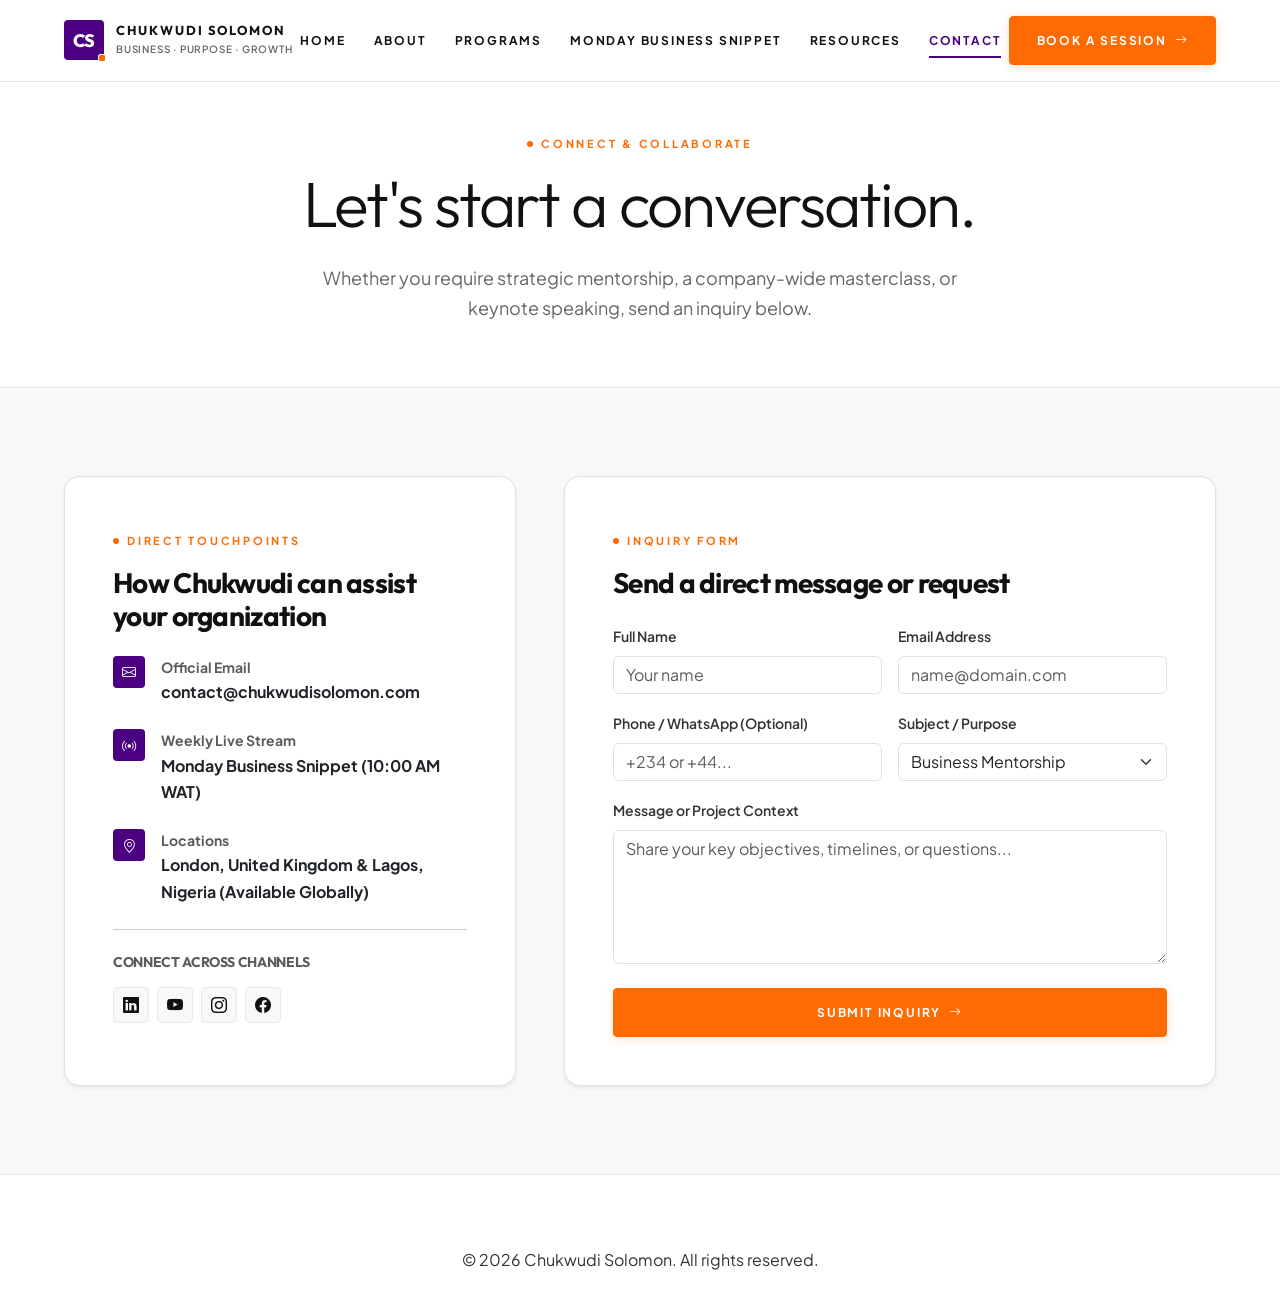
<file: contact.html>
<!DOCTYPE html>
<html lang="en">
<head>
  <meta charset="UTF-8">
  <meta name="viewport" content="width=device-width, initial-scale=1.0">
  <title>Contact Chukwudi Solomon — Strategic Inquiries & Booking</title>
  <meta name="description" content="Reach out to Chukwudi Solomon for business consultation, 1-on-1 mentorship, corporate training, and keynote speaking engagements.">
  
  <link rel="preconnect" href="https://fonts.googleapis.com">
  <link rel="preconnect" href="https://fonts.gstatic.com" crossorigin>
  <link href="https://fonts.googleapis.com/css2?family=Outfit:wght@400;500;600;700;800&family=Plus+Jakarta+Sans:wght@400;500;600;700&display=swap" rel="stylesheet">
  <link href="https://cdn.jsdelivr.net/npm/bootstrap@5.3.3/dist/css/bootstrap.min.css" rel="stylesheet">
  <link rel="stylesheet" href="https://cdn.jsdelivr.net/npm/bootstrap-icons@1.11.3/font/bootstrap-icons.min.css">
  <link rel="stylesheet" href="css/style.css">
</head>
<body id="page-top">

  <!-- NAVBAR -->
  <header class="site-header" id="siteHeader">
    <div class="container">
      <nav class="navbar navbar-expand-lg navbar-light" aria-label="Main Navigation">
        <a class="brand-logo" href="index.html">
          <span class="brand-monogram">CS</span>
          <div class="brand-meta">
            <span class="brand-name">Chukwudi Solomon</span>
            <span class="brand-tagline">Business · Purpose · Growth</span>
          </div>
        </a>

        <button class="navbar-toggler" type="button" data-bs-toggle="collapse" data-bs-target="#primaryNav" aria-controls="primaryNav" aria-expanded="false" aria-label="Toggle navigation">
          <i class="bi bi-list fs-4"></i>
        </button>

        <div class="collapse navbar-collapse" id="primaryNav">
          <ul class="navbar-nav mx-auto mb-2 mb-lg-0">
            <li class="nav-item"><a class="nav-link" href="index.html">Home</a></li>
            <li class="nav-item"><a class="nav-link" href="about.html">About</a></li>
            <li class="nav-item"><a class="nav-link" href="programs.html">Programs</a></li>
            <li class="nav-item"><a class="nav-link" href="business-snippet.html">Monday Business Snippet</a></li>
            <li class="nav-item"><a class="nav-link" href="resources.html">Resources</a></li>
            <li class="nav-item"><a class="nav-link active" href="contact.html">Contact</a></li>
          </ul>

          <div class="nav-cta-wrapper d-flex align-items-center mt-3 mt-lg-0">
            <a href="contact.html" class="btn-brand-primary">Book a Session <i class="bi bi-arrow-right"></i></a>
          </div>
        </div>
      </nav>
    </div>
  </header>

  <main>
    <!-- PAGE HERO -->
    <section class="hero-section" style="padding-top: 8rem; padding-bottom: 4rem;">
      <div class="container text-center">
        <span class="eyebrow">Connect & Collaborate</span>
        <h1 class="hero-heading">Let's start a conversation.</h1>
        <p class="hero-subtitle mx-auto" style="max-width: 650px;">
          Whether you require strategic mentorship, a company-wide masterclass, or keynote speaking, send an inquiry below.
        </p>
      </div>
    </section>

    <!-- CONTACT FORM & INFORMATION -->
    <section class="section-padding bg-soft">
      <div class="container">
        <div class="row g-5">
          <!-- Left: Direct Info -->
          <div class="col-lg-5">
            <div class="bg-white p-5 rounded-4 border shadow-sm h-100">
              <span class="eyebrow">Direct Touchpoints</span>
              <h3 class="fw-bold mb-4">How Chukwudi can assist your organization</h3>
              
              <div class="d-flex align-items-start gap-3 mb-4">
                <div class="snippet-meta-icon"><i class="bi bi-envelope"></i></div>
                <div>
                  <div class="small text-muted fw-bold">Official Email</div>
                  <div class="fw-bold text-dark">contact@chukwudisolomon.com</div>
                </div>
              </div>

              <div class="d-flex align-items-start gap-3 mb-4">
                <div class="snippet-meta-icon"><i class="bi bi-broadcast"></i></div>
                <div>
                  <div class="small text-muted fw-bold">Weekly Live Stream</div>
                  <div class="fw-bold text-dark">Monday Business Snippet (10:00 AM WAT)</div>
                </div>
              </div>

              <div class="d-flex align-items-start gap-3 mb-4">
                <div class="snippet-meta-icon"><i class="bi bi-geo-alt"></i></div>
                <div>
                  <div class="small text-muted fw-bold">Locations</div>
                  <div class="fw-bold text-dark">London, United Kingdom & Lagos, Nigeria (Available Globally)</div>
                </div>
              </div>

              <hr class="my-4">

              <h6 class="fw-bold text-muted text-uppercase mb-3 small">Connect Across Channels</h6>
              <div class="social-links-bar">
                <a href="https://linkedin.com" target="_blank" rel="noopener noreferrer" class="social-btn" aria-label="LinkedIn"><i class="bi bi-linkedin"></i></a>
                <a href="https://youtube.com" target="_blank" rel="noopener noreferrer" class="social-btn" aria-label="YouTube"><i class="bi bi-youtube"></i></a>
                <a href="https://instagram.com" target="_blank" rel="noopener noreferrer" class="social-btn" aria-label="Instagram"><i class="bi bi-instagram"></i></a>
                <a href="https://facebook.com" target="_blank" rel="noopener noreferrer" class="social-btn" aria-label="Facebook"><i class="bi bi-facebook"></i></a>
              </div>
            </div>
          </div>

          <!-- Right: Interactive Inquiry Form -->
          <div class="col-lg-7">
            <div class="bg-white p-5 rounded-4 border shadow-sm">
              <span class="eyebrow">Inquiry Form</span>
              <h3 class="fw-bold mb-4">Send a direct message or request</h3>

              <form id="pageContactForm" onsubmit="event.preventDefault(); document.getElementById('contactFormSuccess').classList.remove('d-none'); this.style.display='none';">
                <div class="row g-3">
                  <div class="col-md-6">
                    <label for="contactFullName" class="form-label fw-semibold small">Full Name</label>
                    <input type="text" class="form-control" id="contactFullName" placeholder="Your name" required>
                  </div>
                  <div class="col-md-6">
                    <label for="contactEmailAddr" class="form-label fw-semibold small">Email Address</label>
                    <input type="email" class="form-control" id="contactEmailAddr" placeholder="name@domain.com" required>
                  </div>
                  <div class="col-md-6">
                    <label for="contactPhone" class="form-label fw-semibold small">Phone / WhatsApp (Optional)</label>
                    <input type="tel" class="form-control" id="contactPhone" placeholder="+234 or +44...">
                  </div>
                  <div class="col-md-6">
                    <label for="contactSubject" class="form-label fw-semibold small">Subject / Purpose</label>
                    <select class="form-select" id="contactSubject" required>
                      <option value="Mentorship Inquiry">Business Mentorship</option>
                      <option value="Consultation">Strategic Consultation</option>
                      <option value="Corporate Training">Corporate Executive Training</option>
                      <option value="Speaking Engagement">Keynote Speaking / Workshop</option>
                      <option value="General Inquiry">General Partnership</option>
                    </select>
                  </div>
                  <div class="col-12">
                    <label for="contactMessage" class="form-label fw-semibold small">Message or Project Context</label>
                    <textarea class="form-control" id="contactMessage" rows="5" placeholder="Share your key objectives, timelines, or questions..." required></textarea>
                  </div>
                  <div class="col-12 mt-4">
                    <button type="submit" class="btn-brand-primary w-100">
                      Submit Inquiry <i class="bi bi-arrow-right"></i>
                    </button>
                  </div>
                </div>
              </form>

              <div id="contactFormSuccess" class="d-none text-center py-5">
                <i class="bi bi-check-circle-fill text-success" style="font-size: 3.5rem;"></i>
                <h4 class="fw-bold mt-3 mb-2">Thank you for reaching out!</h4>
                <p class="text-muted small">
                  Your message has been safely received. Chukwudi's executive office will review and get back to you within 24 to 48 business hours.
                </p>
                <a href="index.html" class="btn-brand-secondary btn-sm mt-3">Return to Homepage</a>
              </div>
            </div>
          </div>
        </div>
      </div>
    </section>
  </main>

  <!-- FOOTER -->
  <footer class="site-footer">
    <div class="container text-center">
      <div>&copy; <span id="currentYear">2026</span> Chukwudi Solomon. All rights reserved.</div>
    </div>
  </footer>

  <script src="https://cdn.jsdelivr.net/npm/bootstrap@5.3.3/dist/js/bootstrap.bundle.min.js"></script>
  <script src="js/script.js"></script>
</body>
</html>
</file>
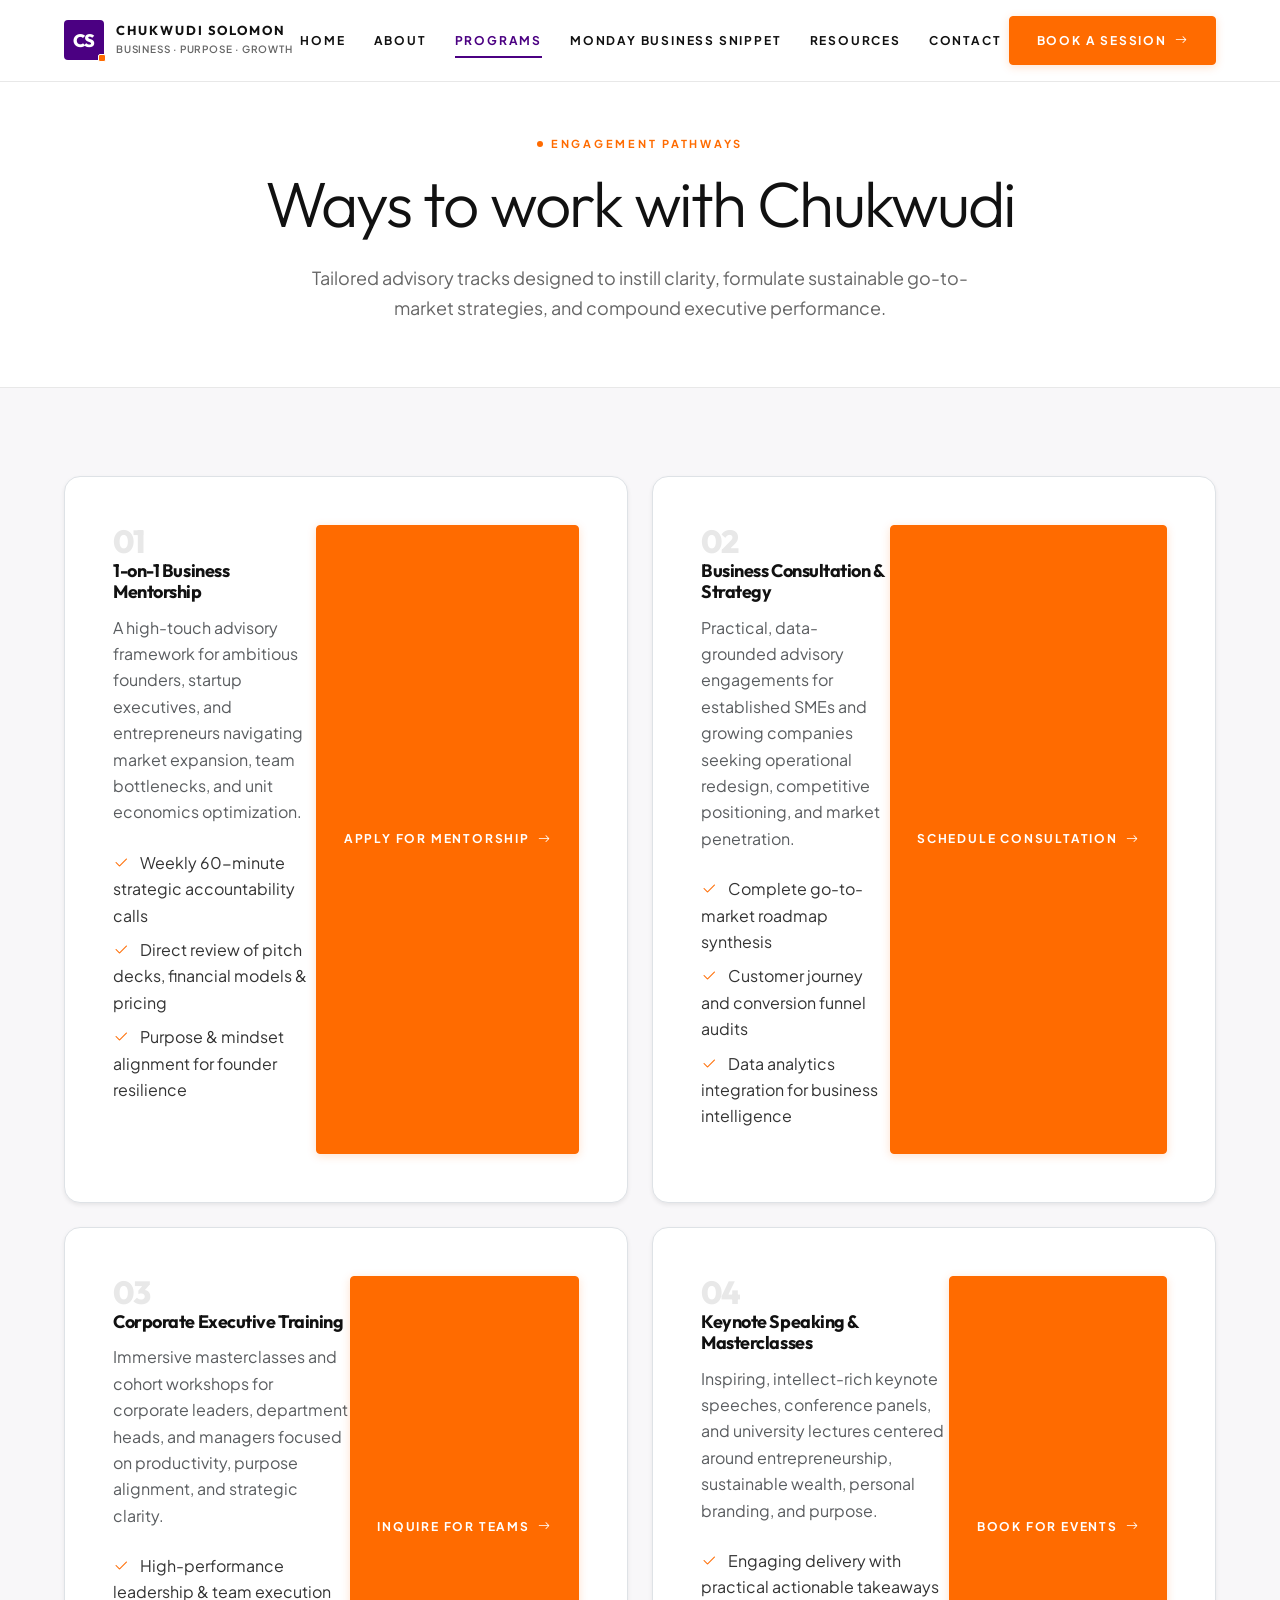
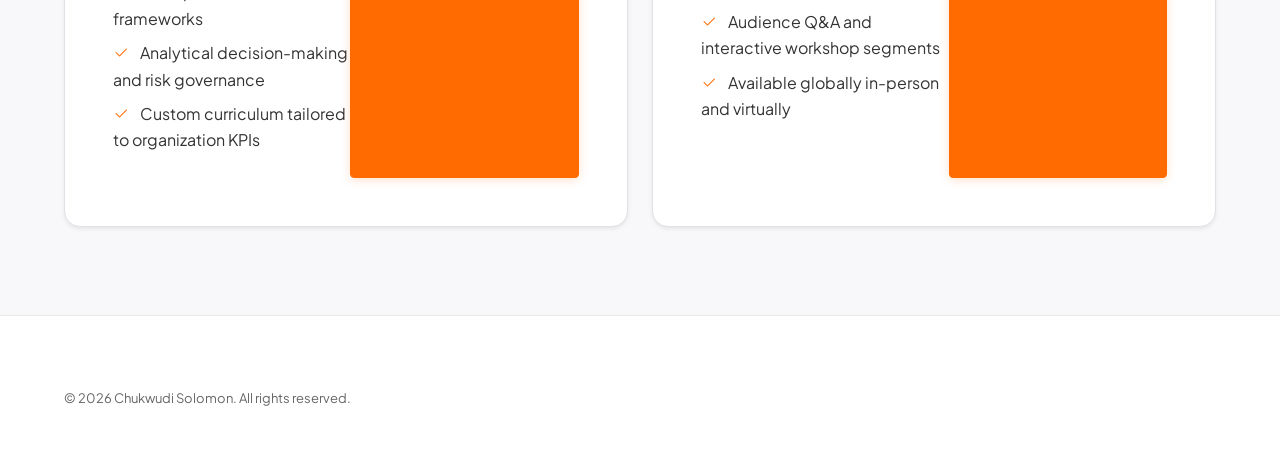
<file: programs.html>
<!DOCTYPE html>
<html lang="en">
<head>
  <meta charset="UTF-8">
  <meta name="viewport" content="width=device-width, initial-scale=1.0">
  <title>Programs & Services — Chukwudi Solomon</title>
  <meta name="description" content="Explore Chukwudi Solomon's bespoke business mentorship, strategic consultation, corporate training, and keynote speaking engagements.">
  
  <link rel="preconnect" href="https://fonts.googleapis.com">
  <link rel="preconnect" href="https://fonts.gstatic.com" crossorigin>
  <link href="https://fonts.googleapis.com/css2?family=Outfit:wght@400;500;600;700;800&family=Plus+Jakarta+Sans:wght@400;500;600;700&display=swap" rel="stylesheet">
  <link href="https://cdn.jsdelivr.net/npm/bootstrap@5.3.3/dist/css/bootstrap.min.css" rel="stylesheet">
  <link rel="stylesheet" href="https://cdn.jsdelivr.net/npm/bootstrap-icons@1.11.3/font/bootstrap-icons.min.css">
  <link rel="stylesheet" href="css/style.css">
</head>
<body id="page-top">

  <!-- NAVBAR -->
  <header class="site-header" id="siteHeader">
    <div class="container">
      <nav class="navbar navbar-expand-lg navbar-light" aria-label="Main Navigation">
        <a class="brand-logo" href="index.html">
          <span class="brand-monogram">CS</span>
          <div class="brand-meta">
            <span class="brand-name">Chukwudi Solomon</span>
            <span class="brand-tagline">Business · Purpose · Growth</span>
          </div>
        </a>

        <button class="navbar-toggler" type="button" data-bs-toggle="collapse" data-bs-target="#primaryNav" aria-controls="primaryNav" aria-expanded="false" aria-label="Toggle navigation">
          <i class="bi bi-list fs-4"></i>
        </button>

        <div class="collapse navbar-collapse" id="primaryNav">
          <ul class="navbar-nav mx-auto mb-2 mb-lg-0">
            <li class="nav-item"><a class="nav-link" href="index.html">Home</a></li>
            <li class="nav-item"><a class="nav-link" href="about.html">About</a></li>
            <li class="nav-item"><a class="nav-link active" href="programs.html">Programs</a></li>
            <li class="nav-item"><a class="nav-link" href="business-snippet.html">Monday Business Snippet</a></li>
            <li class="nav-item"><a class="nav-link" href="resources.html">Resources</a></li>
            <li class="nav-item"><a class="nav-link" href="contact.html">Contact</a></li>
          </ul>

          <div class="nav-cta-wrapper d-flex align-items-center mt-3 mt-lg-0">
            <a href="contact.html" class="btn-brand-primary">
              Book a Session <i class="bi bi-arrow-right"></i>
            </a>
          </div>
        </div>
      </nav>
    </div>
  </header>

  <main>
    <!-- PAGE HERO -->
    <section class="hero-section" style="padding-top: 8rem; padding-bottom: 4rem;">
      <div class="container text-center">
        <span class="eyebrow">Engagement Pathways</span>
        <h1 class="hero-heading">Ways to work with Chukwudi</h1>
        <p class="hero-subtitle mx-auto" style="max-width: 680px;">
          Tailored advisory tracks designed to instill clarity, formulate sustainable go-to-market strategies, and compound executive performance.
        </p>
      </div>
    </section>

    <!-- DETAILED PROGRAMS GRID -->
    <section class="section-padding bg-soft">
      <div class="container">
        <div class="row g-4">
          <!-- Track 01 -->
          <div class="col-lg-6">
            <div class="bg-white p-5 rounded-4 border h-100 shadow-sm d-flex flex-direction-column justify-content-between">
              <div>
                <span class="service-num">01</span>
                <h3 class="service-title">1-on-1 Business Mentorship</h3>
                <p class="text-muted mb-4">
                  A high-touch advisory framework for ambitious founders, startup executives, and entrepreneurs navigating market expansion, team bottlenecks, and unit economics optimization.
                </p>
                <ul class="list-unstyled mb-4">
                  <li class="mb-2"><i class="bi bi-check2 text-orange me-2 fw-bold"></i> Weekly 60-minute strategic accountability calls</li>
                  <li class="mb-2"><i class="bi bi-check2 text-orange me-2 fw-bold"></i> Direct review of pitch decks, financial models & pricing</li>
                  <li class="mb-2"><i class="bi bi-check2 text-orange me-2 fw-bold"></i> Purpose & mindset alignment for founder resilience</li>
                </ul>
              </div>
              <a href="contact.html?service=mentorship" class="btn-brand-primary">Apply for Mentorship <i class="bi bi-arrow-right"></i></a>
            </div>
          </div>

          <!-- Track 02 -->
          <div class="col-lg-6">
            <div class="bg-white p-5 rounded-4 border h-100 shadow-sm d-flex flex-direction-column justify-content-between">
              <div>
                <span class="service-num">02</span>
                <h3 class="service-title">Business Consultation & Strategy</h3>
                <p class="text-muted mb-4">
                  Practical, data-grounded advisory engagements for established SMEs and growing companies seeking operational redesign, competitive positioning, and market penetration.
                </p>
                <ul class="list-unstyled mb-4">
                  <li class="mb-2"><i class="bi bi-check2 text-orange me-2 fw-bold"></i> Complete go-to-market roadmap synthesis</li>
                  <li class="mb-2"><i class="bi bi-check2 text-orange me-2 fw-bold"></i> Customer journey and conversion funnel audits</li>
                  <li class="mb-2"><i class="bi bi-check2 text-orange me-2 fw-bold"></i> Data analytics integration for business intelligence</li>
                </ul>
              </div>
              <a href="contact.html?service=consultation" class="btn-brand-primary">Schedule Consultation <i class="bi bi-arrow-right"></i></a>
            </div>
          </div>

          <!-- Track 03 -->
          <div class="col-lg-6">
            <div class="bg-white p-5 rounded-4 border h-100 shadow-sm d-flex flex-direction-column justify-content-between">
              <div>
                <span class="service-num">03</span>
                <h3 class="service-title">Corporate Executive Training</h3>
                <p class="text-muted mb-4">
                  Immersive masterclasses and cohort workshops for corporate leaders, department heads, and managers focused on productivity, purpose alignment, and strategic clarity.
                </p>
                <ul class="list-unstyled mb-4">
                  <li class="mb-2"><i class="bi bi-check2 text-orange me-2 fw-bold"></i> High-performance leadership & team execution frameworks</li>
                  <li class="mb-2"><i class="bi bi-check2 text-orange me-2 fw-bold"></i> Analytical decision-making and risk governance</li>
                  <li class="mb-2"><i class="bi bi-check2 text-orange me-2 fw-bold"></i> Custom curriculum tailored to organization KPIs</li>
                </ul>
              </div>
              <a href="contact.html?service=training" class="btn-brand-primary">Inquire for Teams <i class="bi bi-arrow-right"></i></a>
            </div>
          </div>

          <!-- Track 04 -->
          <div class="col-lg-6">
            <div class="bg-white p-5 rounded-4 border h-100 shadow-sm d-flex flex-direction-column justify-content-between">
              <div>
                <span class="service-num">04</span>
                <h3 class="service-title">Keynote Speaking & Masterclasses</h3>
                <p class="text-muted mb-4">
                  Inspiring, intellect-rich keynote speeches, conference panels, and university lectures centered around entrepreneurship, sustainable wealth, personal branding, and purpose.
                </p>
                <ul class="list-unstyled mb-4">
                  <li class="mb-2"><i class="bi bi-check2 text-orange me-2 fw-bold"></i> Engaging delivery with practical actionable takeaways</li>
                  <li class="mb-2"><i class="bi bi-check2 text-orange me-2 fw-bold"></i> Audience Q&A and interactive workshop segments</li>
                  <li class="mb-2"><i class="bi bi-check2 text-orange me-2 fw-bold"></i> Available globally in-person and virtually</li>
                </ul>
              </div>
              <a href="contact.html?service=speaking" class="btn-brand-primary">Book for Events <i class="bi bi-arrow-right"></i></a>
            </div>
          </div>
        </div>
      </div>
    </section>
  </main>

  <!-- FOOTER -->
  <footer class="site-footer">
    <div class="container">
      <div class="footer-bottom mt-0 pt-0 border-0 text-center">
        <div>&copy; <span id="currentYear">2026</span> Chukwudi Solomon. All rights reserved.</div>
      </div>
    </div>
  </footer>

  <script src="https://cdn.jsdelivr.net/npm/bootstrap@5.3.3/dist/js/bootstrap.bundle.min.js"></script>
  <script src="js/script.js"></script>
</body>
</html>
</file>
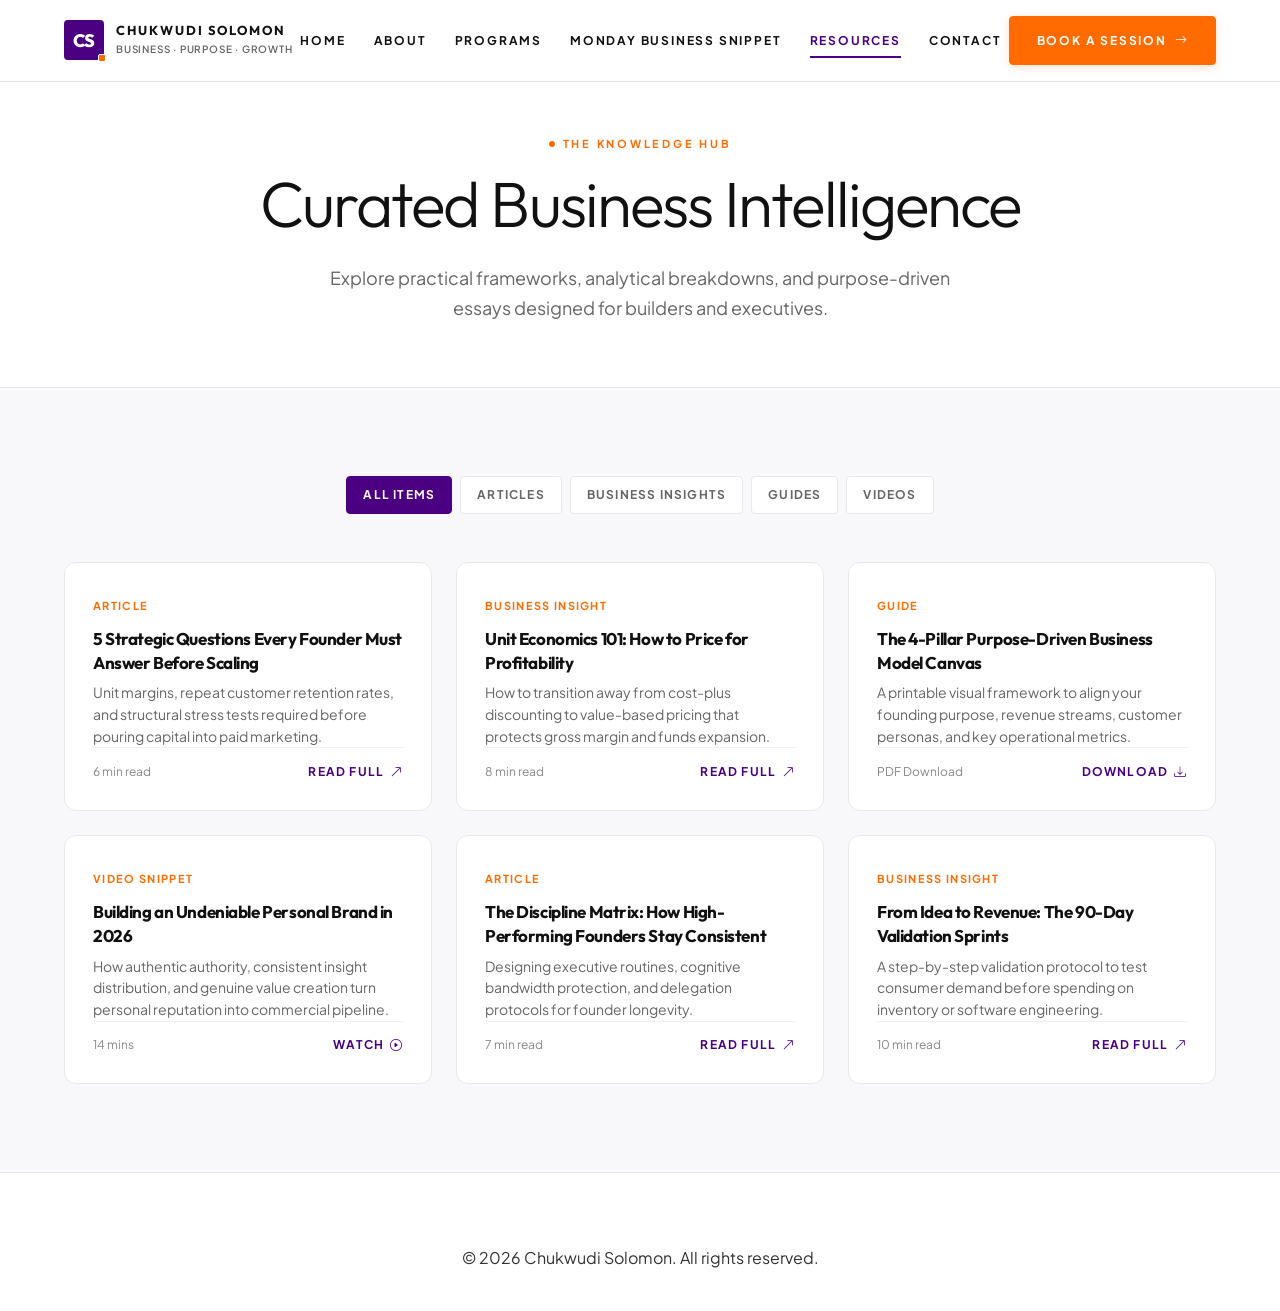
<file: resources.html>
<!DOCTYPE html>
<html lang="en">
<head>
  <meta charset="UTF-8">
  <meta name="viewport" content="width=device-width, initial-scale=1.0">
  <title>The Knowledge Hub — Chukwudi Solomon</title>
  <meta name="description" content="Access business strategy articles, frameworks, case studies, and guides created by Chukwudi Solomon.">
  
  <link rel="preconnect" href="https://fonts.googleapis.com">
  <link rel="preconnect" href="https://fonts.gstatic.com" crossorigin>
  <link href="https://fonts.googleapis.com/css2?family=Outfit:wght@400;500;600;700;800&family=Plus+Jakarta+Sans:wght@400;500;600;700&display=swap" rel="stylesheet">
  <link href="https://cdn.jsdelivr.net/npm/bootstrap@5.3.3/dist/css/bootstrap.min.css" rel="stylesheet">
  <link rel="stylesheet" href="https://cdn.jsdelivr.net/npm/bootstrap-icons@1.11.3/font/bootstrap-icons.min.css">
  <link rel="stylesheet" href="css/style.css">
</head>
<body id="page-top">

  <header class="site-header" id="siteHeader">
    <div class="container">
      <nav class="navbar navbar-expand-lg navbar-light" aria-label="Main Navigation">
        <a class="brand-logo" href="index.html">
          <span class="brand-monogram">CS</span>
          <div class="brand-meta">
            <span class="brand-name">Chukwudi Solomon</span>
            <span class="brand-tagline">Business · Purpose · Growth</span>
          </div>
        </a>

        <button class="navbar-toggler" type="button" data-bs-toggle="collapse" data-bs-target="#primaryNav" aria-controls="primaryNav" aria-expanded="false" aria-label="Toggle navigation">
          <i class="bi bi-list fs-4"></i>
        </button>

        <div class="collapse navbar-collapse" id="primaryNav">
          <ul class="navbar-nav mx-auto mb-2 mb-lg-0">
            <li class="nav-item"><a class="nav-link" href="index.html">Home</a></li>
            <li class="nav-item"><a class="nav-link" href="about.html">About</a></li>
            <li class="nav-item"><a class="nav-link" href="programs.html">Programs</a></li>
            <li class="nav-item"><a class="nav-link" href="business-snippet.html">Monday Business Snippet</a></li>
            <li class="nav-item"><a class="nav-link active" href="resources.html">Resources</a></li>
            <li class="nav-item"><a class="nav-link" href="contact.html">Contact</a></li>
          </ul>

          <div class="nav-cta-wrapper d-flex align-items-center mt-3 mt-lg-0">
            <a href="contact.html" class="btn-brand-primary">Book a Session <i class="bi bi-arrow-right"></i></a>
          </div>
        </div>
      </nav>
    </div>
  </header>

  <main>
    <!-- PAGE HERO -->
    <section class="hero-section" style="padding-top: 8rem; padding-bottom: 4rem;">
      <div class="container text-center">
        <span class="eyebrow">The Knowledge Hub</span>
        <h1 class="hero-heading">Curated Business Intelligence</h1>
        <p class="hero-subtitle mx-auto" style="max-width: 680px;">
          Explore practical frameworks, analytical breakdowns, and purpose-driven essays designed for builders and executives.
        </p>
      </div>
    </section>

    <!-- RESOURCES -->
    <section class="section-padding bg-soft">
      <div class="container">
        <div class="d-flex flex-wrap justify-content-center gap-2 mb-5">
          <button type="button" class="filter-btn active" data-filter="all">All Items</button>
          <button type="button" class="filter-btn" data-filter="articles">Articles</button>
          <button type="button" class="filter-btn" data-filter="insights">Business Insights</button>
          <button type="button" class="filter-btn" data-filter="guides">Guides</button>
          <button type="button" class="filter-btn" data-filter="videos">Videos</button>
        </div>

        <div class="row g-4">
          <div class="col-md-6 col-lg-4 resource-item-col" data-category="articles">
            <div class="resource-card">
              <div>
                <span class="resource-tag">Article</span>
                <h3 class="resource-title">5 Strategic Questions Every Founder Must Answer Before Scaling</h3>
                <p class="resource-desc">Unit margins, repeat customer retention rates, and structural stress tests required before pouring capital into paid marketing.</p>
              </div>
              <div class="resource-meta">
                <span>6 min read</span>
                <a href="#newsletterModal" data-bs-toggle="modal" class="resource-action-link">Read Full <i class="bi bi-arrow-up-right"></i></a>
              </div>
            </div>
          </div>

          <div class="col-md-6 col-lg-4 resource-item-col" data-category="insights">
            <div class="resource-card">
              <div>
                <span class="resource-tag">Business Insight</span>
                <h3 class="resource-title">Unit Economics 101: How to Price for Profitability</h3>
                <p class="resource-desc">How to transition away from cost-plus discounting to value-based pricing that protects gross margin and funds expansion.</p>
              </div>
              <div class="resource-meta">
                <span>8 min read</span>
                <a href="#newsletterModal" data-bs-toggle="modal" class="resource-action-link">Read Full <i class="bi bi-arrow-up-right"></i></a>
              </div>
            </div>
          </div>

          <div class="col-md-6 col-lg-4 resource-item-col" data-category="guides">
            <div class="resource-card">
              <div>
                <span class="resource-tag">Guide</span>
                <h3 class="resource-title">The 4-Pillar Purpose-Driven Business Model Canvas</h3>
                <p class="resource-desc">A printable visual framework to align your founding purpose, revenue streams, customer personas, and key operational metrics.</p>
              </div>
              <div class="resource-meta">
                <span>PDF Download</span>
                <a href="#newsletterModal" data-bs-toggle="modal" class="resource-action-link">Download <i class="bi bi-download"></i></a>
              </div>
            </div>
          </div>

          <div class="col-md-6 col-lg-4 resource-item-col" data-category="videos">
            <div class="resource-card">
              <div>
                <span class="resource-tag">Video Snippet</span>
                <h3 class="resource-title">Building an Undeniable Personal Brand in 2026</h3>
                <p class="resource-desc">How authentic authority, consistent insight distribution, and genuine value creation turn personal reputation into commercial pipeline.</p>
              </div>
              <div class="resource-meta">
                <span>14 mins</span>
                <a href="business-snippet.html" class="resource-action-link">Watch <i class="bi bi-play-circle"></i></a>
              </div>
            </div>
          </div>

          <div class="col-md-6 col-lg-4 resource-item-col" data-category="articles">
            <div class="resource-card">
              <div>
                <span class="resource-tag">Article</span>
                <h3 class="resource-title">The Discipline Matrix: How High-Performing Founders Stay Consistent</h3>
                <p class="resource-desc">Designing executive routines, cognitive bandwidth protection, and delegation protocols for founder longevity.</p>
              </div>
              <div class="resource-meta">
                <span>7 min read</span>
                <a href="#newsletterModal" data-bs-toggle="modal" class="resource-action-link">Read Full <i class="bi bi-arrow-up-right"></i></a>
              </div>
            </div>
          </div>

          <div class="col-md-6 col-lg-4 resource-item-col" data-category="insights">
            <div class="resource-card">
              <div>
                <span class="resource-tag">Business Insight</span>
                <h3 class="resource-title">From Idea to Revenue: The 90-Day Validation Sprints</h3>
                <p class="resource-desc">A step-by-step validation protocol to test consumer demand before spending on inventory or software engineering.</p>
              </div>
              <div class="resource-meta">
                <span>10 min read</span>
                <a href="#newsletterModal" data-bs-toggle="modal" class="resource-action-link">Read Full <i class="bi bi-arrow-up-right"></i></a>
              </div>
            </div>
          </div>
        </div>
      </div>
    </section>
  </main>

  <!-- FOOTER -->
  <footer class="site-footer">
    <div class="container text-center">
      <div>&copy; <span id="currentYear">2026</span> Chukwudi Solomon. All rights reserved.</div>
    </div>
  </footer>

  <script src="https://cdn.jsdelivr.net/npm/bootstrap@5.3.3/dist/js/bootstrap.bundle.min.js"></script>
  <script src="js/script.js"></script>
</body>
</html>
</file>
<file: css/style.css>
/* ==========================================================================
   CHUKWUDI SOLOMON — PERSONAL BRAND DESIGN SYSTEM (2026)
   Business Strategist · Entrepreneur · Educator · Speaker
   ========================================================================== */

/* --------------------------------------------------------------------------
   1. VARIABLES & DESIGN TOKENS (Extracted from Brand Identity)
   -------------------------------------------------------------------------- */
:root {
  /* Bento Grid Brand Palette */
  --primary-purple: #4B0082;          /* Deep Royal Indigo Purple */
  --primary-purple-dark: #2A004B;     /* Darker indigo for deep contrast */
  --primary-purple-deep: #1A0033;     /* Midnight bento purple */
  --primary-purple-light: #5C0099;    /* Hover / active purple */
  --primary-purple-subtle: #F5F0FA;   /* Soft tinted background */
  --primary-purple-glow: rgba(75, 0, 130, 0.12);

  --accent-orange: #FF6B00;           /* Vibrant Bento Brand Orange */
  --accent-orange-hover: #E66000;     /* Deep Orange for hover */
  --accent-orange-light: #FFF4EB;     /* Warm highlight background */
  --accent-orange-glow: rgba(255, 107, 0, 0.2);

  /* Bento Neutrals */
  --text-dark: #111111;               /* High-contrast crisp charcoal/black */
  --text-body: #333333;               /* Deep readable gray for body */
  --text-muted: #666666;              /* Secondary explanatory text */
  --text-light: #888888;              /* Low-contrast accents & timestamps */
  --text-white: #FFFFFF;

  --background: #FFFFFF;              /* Pure canvas */
  --background-soft: #F8F7F9;         /* Bento soft background */
  --background-card: #FFFFFF;
  --border: #E8E8E8;                  /* Crisp 1px Bento Border */
  --border-light: #F0F0F0;
  --border-focus: #4B0082;

  /* Typography */
  --font-heading: 'Outfit', -apple-system, BlinkMacSystemFont, 'Segoe UI', Roboto, sans-serif;
  --font-body: 'Plus Jakarta Sans', -apple-system, BlinkMacSystemFont, 'Segoe UI', Roboto, sans-serif;
  --font-mono: 'JetBrains Mono', monospace;

  /* Bento Geometry & Radii */
  --radius-xs: 4px;
  --radius-sm: 8px;
  --radius-md: 12px;
  --radius-lg: 16px;
  --radius-xl: 20px;
  --radius-pill: 9999px;

  /* Gradients & Shadows */
  --purple-gradient: linear-gradient(135deg, var(--primary-purple) 0%, #2A004B 100%);
  --shadow-subtle: 0 1px 3px rgba(0, 0, 0, 0.04);
  --shadow-card: 0 2px 12px rgba(0, 0, 0, 0.04);
  --shadow-hover: 0 8px 24px rgba(75, 0, 130, 0.08);
  --shadow-elevated: 0 16px 36px rgba(42, 0, 75, 0.14);

  /* Transitions */
  --transition-fast: 0.2s ease;
  --transition-smooth: 0.3s ease;
  --transition-bounce: 0.4s cubic-bezier(0.16, 1, 0.3, 1);
}

/* --------------------------------------------------------------------------
   2. GLOBAL RESET & BASE STYLES
   -------------------------------------------------------------------------- */
*, *::before, *::after {
  box-sizing: border-box;
}

html {
  scroll-behavior: smooth;
  font-size: 16px;
  -webkit-font-smoothing: antialiased;
  -moz-osx-font-smoothing: grayscale;
}

body {
  font-family: var(--font-body);
  color: var(--text-body);
  background-color: var(--background);
  line-height: 1.65;
  overflow-x: hidden;
  margin: 0;
  padding: 0;
}

h1, h2, h3, h4, h5, h6 {
  font-family: var(--font-heading);
  color: var(--text-dark);
  font-weight: 700;
  line-height: 1.18;
  letter-spacing: -0.025em;
  margin-top: 0;
}

p {
  margin-bottom: 1.25rem;
  max-width: 68ch;
}

p:last-child {
  margin-bottom: 0;
}

a {
  color: var(--primary-purple);
  text-decoration: none;
  transition: color var(--transition-fast), transform var(--transition-fast);
}

a:hover {
  color: var(--accent-orange);
}

img {
  max-width: 100%;
  height: auto;
  display: block;
}

::selection {
  background-color: var(--accent-orange);
  color: #ffffff;
}

/* Container Precision */
.container {
  max-width: 1200px;
  padding-left: 1.5rem;
  padding-right: 1.5rem;
}

@media (min-width: 1400px) {
  .container {
    max-width: 1240px;
  }
}

/* --------------------------------------------------------------------------
   3. TYPOGRAPHY, BENTO TOKENS & UTILITY CLASSES
   -------------------------------------------------------------------------- */
.bento-card {
  border: 1px solid var(--border);
  transition: all 0.3s ease;
  background: #FFFFFF;
  border-radius: var(--radius-md);
  position: relative;
}

.bento-card:hover {
  border-color: var(--primary-purple-light);
  box-shadow: var(--shadow-card);
}

.purple-gradient {
  background: var(--purple-gradient);
}

.orange-glow {
  color: var(--accent-orange);
  text-shadow: 0 0 15px var(--accent-orange-glow);
}

.thin-border {
  border: 1px solid var(--border);
}

.bento-progress-track {
  height: 4px;
  width: 100%;
  background-color: var(--background-soft);
  border-radius: var(--radius-pill);
  overflow: hidden;
  margin-top: 0.75rem;
}

.bento-progress-fill {
  height: 100%;
  width: 35%;
  background-color: var(--accent-orange);
  border-radius: var(--radius-pill);
}

.eyebrow {
  display: inline-flex;
  align-items: center;
  gap: 0.5rem;
  font-family: var(--font-body);
  font-size: 0.6875rem;
  font-weight: 700;
  text-transform: uppercase;
  letter-spacing: 0.25em;
  color: var(--accent-orange);
  margin-bottom: 1rem;
}

.eyebrow::before {
  content: '';
  display: inline-block;
  width: 6px;
  height: 6px;
  border-radius: 50%;
  background-color: var(--accent-orange);
}

.eyebrow-light {
  color: rgba(255, 255, 255, 0.8);
  font-size: 0.6875rem;
  font-weight: 700;
  text-transform: uppercase;
  letter-spacing: 0.25em;
}

.eyebrow-light::before {
  background-color: var(--accent-orange);
}

.highlight-orange {
  color: var(--accent-orange);
  position: relative;
  display: inline-block;
}

.text-purple {
  color: var(--primary-purple) !important;
}

.text-orange {
  color: var(--accent-orange) !important;
}

.bg-purple-deep {
  background-color: var(--primary-purple-deep) !important;
}

.bg-soft {
  background-color: var(--background-soft) !important;
}

/* --------------------------------------------------------------------------
   4. BUTTONS & INTERACTIVE CONTROLS (Bento Refined)
   -------------------------------------------------------------------------- */
.btn-brand-primary {
  display: inline-flex;
  align-items: center;
  justify-content: center;
  gap: 0.5rem;
  background-color: var(--accent-orange);
  color: #FFFFFF;
  font-family: var(--font-body);
  font-weight: 700;
  font-size: 0.75rem;
  text-transform: uppercase;
  letter-spacing: 0.15em;
  padding: 0.85rem 1.65rem;
  border-radius: var(--radius-xs);
  border: 1px solid var(--accent-orange);
  box-shadow: 0 2px 10px rgba(255, 107, 0, 0.2);
  transition: all var(--transition-smooth);
  cursor: pointer;
  white-space: nowrap;
}

.btn-brand-primary:hover {
  background-color: var(--accent-orange-hover);
  border-color: var(--accent-orange-hover);
  color: #FFFFFF;
  transform: translateY(-2px);
  filter: brightness(1.05);
  box-shadow: 0 6px 18px rgba(255, 107, 0, 0.3);
}

.btn-brand-primary:active {
  transform: translateY(0);
}

.btn-brand-secondary {
  display: inline-flex;
  align-items: center;
  justify-content: center;
  gap: 0.5rem;
  background-color: #FFFFFF;
  color: var(--text-dark);
  font-family: var(--font-body);
  font-weight: 700;
  font-size: 0.75rem;
  text-transform: uppercase;
  letter-spacing: 0.15em;
  padding: 0.85rem 1.65rem;
  border-radius: var(--radius-xs);
  border: 1px solid var(--border);
  transition: all var(--transition-smooth);
  cursor: pointer;
  white-space: nowrap;
}

.btn-brand-secondary:hover {
  border-color: var(--primary-purple);
  color: var(--primary-purple);
  background-color: var(--primary-purple-subtle);
  transform: translateY(-2px);
}

.btn-brand-outline-white {
  display: inline-flex;
  align-items: center;
  justify-content: center;
  gap: 0.5rem;
  background-color: transparent;
  color: #FFFFFF;
  font-family: var(--font-body);
  font-weight: 700;
  font-size: 0.75rem;
  text-transform: uppercase;
  letter-spacing: 0.15em;
  padding: 0.85rem 1.65rem;
  border-radius: var(--radius-xs);
  border: 1px solid rgba(255, 255, 255, 0.3);
  transition: all var(--transition-smooth);
  cursor: pointer;
  white-space: nowrap;
}

.btn-brand-outline-white:hover {
  background-color: #FFFFFF;
  color: var(--primary-purple-dark);
  border-color: #FFFFFF;
  transform: translateY(-2px);
}

.btn-brand-purple {
  display: inline-flex;
  align-items: center;
  justify-content: center;
  gap: 0.5rem;
  background-color: var(--primary-purple);
  color: #FFFFFF;
  font-family: var(--font-body);
  font-weight: 700;
  font-size: 0.75rem;
  text-transform: uppercase;
  letter-spacing: 0.15em;
  padding: 0.85rem 1.65rem;
  border-radius: var(--radius-xs);
  border: 1px solid var(--primary-purple);
  transition: all var(--transition-smooth);
  cursor: pointer;
  white-space: nowrap;
}

.btn-brand-purple:hover {
  background-color: var(--primary-purple-light);
  border-color: var(--primary-purple-light);
  color: #FFFFFF;
  transform: translateY(-2px);
  box-shadow: 0 4px 16px rgba(75, 0, 130, 0.25);
}

/* --------------------------------------------------------------------------
   5. NAVBAR & HEADER (Bento Grid Theme)
   -------------------------------------------------------------------------- */
.site-header {
  position: fixed;
  top: 0;
  left: 0;
  right: 0;
  z-index: 1050;
  background-color: rgba(255, 255, 255, 0.96);
  backdrop-filter: blur(16px);
  -webkit-backdrop-filter: blur(16px);
  border-bottom: 1px solid var(--border);
  transition: all var(--transition-smooth);
}

.site-header.scrolled {
  background-color: #FFFFFF;
  border-bottom-color: var(--border);
  box-shadow: var(--shadow-subtle);
}

.navbar {
  padding-top: 1rem;
  padding-bottom: 1rem;
  transition: padding var(--transition-smooth);
}

.site-header.scrolled .navbar {
  padding-top: 0.75rem;
  padding-bottom: 0.75rem;
}

/* Brand Logo */
.brand-logo {
  display: flex;
  align-items: center;
  gap: 0.75rem;
  text-decoration: none;
}

.brand-monogram {
  display: inline-flex;
  align-items: center;
  justify-content: center;
  width: 40px;
  height: 40px;
  background: var(--primary-purple);
  color: #FFFFFF;
  font-family: var(--font-heading);
  font-weight: 800;
  font-size: 1.125rem;
  border-radius: var(--radius-xs);
  position: relative;
  letter-spacing: -0.02em;
  transition: transform var(--transition-fast), background-color var(--transition-fast);
}

.brand-monogram::after {
  content: '';
  position: absolute;
  bottom: -2px;
  right: -2px;
  width: 8px;
  height: 8px;
  background-color: var(--accent-orange);
  border-radius: 2px;
  border: 1.5px solid #FFFFFF;
}

.brand-logo:hover .brand-monogram {
  background-color: var(--primary-purple-light);
  transform: scale(1.02);
}

.brand-meta {
  display: flex;
  flex-direction: column;
}

.brand-name {
  font-family: var(--font-heading);
  font-weight: 700;
  font-size: 0.8125rem;
  color: var(--text-dark);
  text-transform: uppercase;
  letter-spacing: 0.15em;
  line-height: 1.2;
}

.brand-tagline {
  font-size: 0.625rem;
  font-weight: 600;
  color: var(--text-muted);
  text-transform: uppercase;
  letter-spacing: 0.08em;
  margin-top: 2px;
}

/* Nav Links - Bento Style */
.navbar-nav {
  gap: 1.75rem;
}

.nav-link {
  font-family: var(--font-body);
  font-size: 0.75rem;
  font-weight: 700;
  text-transform: uppercase;
  letter-spacing: 0.15em;
  color: var(--text-dark) !important;
  padding: 0.5rem 0 !important;
  position: relative;
  transition: color var(--transition-fast);
}

.nav-link::after {
  content: '';
  position: absolute;
  bottom: 0;
  left: 0;
  width: 0;
  height: 2px;
  background-color: var(--primary-purple);
  transition: width var(--transition-smooth);
}

.nav-link:hover {
  color: var(--accent-orange) !important;
}

.nav-link.active {
  color: var(--primary-purple) !important;
}

.nav-link.active::after {
  width: 100%;
}

/* Mobile Toggler */
.navbar-toggler {
  border: 1px solid var(--border);
  padding: 0.4rem 0.6rem;
  border-radius: var(--radius-xs);
  color: var(--text-dark);
}

.navbar-toggler:focus {
  box-shadow: 0 0 0 2px var(--primary-purple-glow);
  outline: none;
}

/* --------------------------------------------------------------------------
   6. HERO SECTION (Bento Grid Aesthetics)
   -------------------------------------------------------------------------- */
.hero-section {
  padding-top: 8.5rem;
  padding-bottom: 5rem;
  position: relative;
  background: var(--background);
  border-bottom: 1px solid var(--border);
}

.hero-heading {
  font-size: clamp(2.5rem, 5vw, 4.25rem);
  font-weight: 300;
  line-height: 1.1;
  letter-spacing: -0.03em;
  color: var(--text-dark);
  margin-bottom: 1.5rem;
}

.hero-heading span.fw-bold {
  font-weight: 800;
}

.hero-subtitle {
  font-size: 1.125rem;
  color: var(--text-muted);
  line-height: 1.65;
  margin-bottom: 2.25rem;
  max-width: 520px;
}

.hero-cta-group {
  display: flex;
  flex-wrap: wrap;
  align-items: center;
  gap: 1rem;
  margin-bottom: 2.5rem;
}

.hero-credential-bar {
  display: flex;
  align-items: center;
  gap: 1.5rem;
  padding-top: 1.5rem;
  border-top: 1px solid var(--border);
}

.cred-item {
  display: flex;
  align-items: center;
  gap: 0.5rem;
  font-size: 0.8125rem;
  font-weight: 600;
  color: var(--text-muted);
}

.cred-item i {
  color: var(--accent-orange);
  font-size: 1rem;
}

/* Hero Portrait Frame */
.hero-image-wrapper {
  position: relative;
  padding: 0.5rem;
}

.hero-image-frame {
  position: relative;
  border-radius: var(--radius-md);
  overflow: hidden;
  background-color: var(--background-soft);
  border: 1px solid var(--border);
  box-shadow: var(--shadow-card);
}

.hero-image-frame img {
  width: 100%;
  height: auto;
  object-fit: cover;
  display: block;
  transition: transform 0.5s ease;
}

.hero-image-frame:hover img {
  transform: scale(1.015);
}

.hero-badge-floating {
  position: absolute;
  bottom: 1.75rem;
  left: -0.75rem;
  background-color: #FFFFFF;
  border: 1px solid var(--border);
  padding: 0.75rem 1.25rem;
  border-radius: var(--radius-sm);
  box-shadow: var(--shadow-hover);
  display: flex;
  align-items: center;
  gap: 0.75rem;
  z-index: 2;
}

.floating-icon-box {
  width: 36px;
  height: 36px;
  border-radius: var(--radius-xs);
  background-color: var(--primary-purple-subtle);
  color: var(--primary-purple);
  display: flex;
  align-items: center;
  justify-content: center;
  font-size: 1rem;
}

.hero-badge-meta {
  display: flex;
  flex-direction: column;
}

.hero-badge-title {
  font-family: var(--font-heading);
  font-weight: 700;
  font-size: 0.8125rem;
  color: var(--text-dark);
}

.hero-badge-sub {
  font-size: 0.6875rem;
  color: var(--accent-orange);
  font-weight: 700;
  text-transform: uppercase;
  letter-spacing: 0.05em;
}

.hero-decor-accent {
  position: absolute;
  top: 0;
  right: 0;
  width: 120px;
  height: 120px;
  border-right: 1.5px solid var(--accent-orange);
  border-top: 1.5px solid var(--accent-orange);
  z-index: 0;
  pointer-events: none;
}

/* --------------------------------------------------------------------------
   7. SECTION BASE & INTRODUCTION (Bento 3-Column Pillars)
   -------------------------------------------------------------------------- */
.section-padding {
  padding-top: 5.5rem;
  padding-bottom: 5.5rem;
}

.section-header {
  margin-bottom: 3.5rem;
}

.section-title {
  font-size: clamp(1.875rem, 3.2vw, 2.5rem);
  font-weight: 700;
  letter-spacing: -0.025em;
  color: var(--text-dark);
  margin-bottom: 0.875rem;
}

.section-lead {
  font-size: 1.0625rem;
  color: var(--text-muted);
  line-height: 1.65;
}

/* Bento Column Cards (01 Purpose, 02 Strategy, 03 Discipline) */
.editorial-column-card {
  height: 100%;
  padding: 2rem 1.75rem;
  background-color: #FFFFFF;
  border: 1px solid var(--border);
  border-radius: var(--radius-md);
  transition: all var(--transition-smooth);
  display: flex;
  flex-direction: column;
  justify-content: space-between;
  position: relative;
}

.editorial-column-card:hover {
  border-color: var(--primary-purple);
  transform: translateY(-3px);
  box-shadow: var(--shadow-hover);
}

.col-num {
  font-family: var(--font-heading);
  font-size: 2.25rem;
  font-weight: 800;
  color: var(--border);
  line-height: 1;
  letter-spacing: -0.02em;
  margin-bottom: 1rem;
  transition: color var(--transition-fast);
}

.editorial-column-card:hover .col-num {
  color: var(--accent-orange);
}

.col-title {
  font-size: 0.8125rem;
  font-weight: 800;
  text-transform: uppercase;
  letter-spacing: 0.15em;
  color: var(--text-dark);
  margin-bottom: 0.75rem;
}

.col-desc {
  color: var(--text-muted);
  font-size: 0.875rem;
  line-height: 1.6;
  margin-bottom: 1.25rem;
}

/* --------------------------------------------------------------------------
   8. MONDAY BUSINESS SNIPPET (Bento Split Card)
   -------------------------------------------------------------------------- */
.snippet-highlight-card {
  background-color: #FFFFFF;
  border: 1px solid var(--border);
  border-radius: var(--radius-md);
  overflow: hidden;
  box-shadow: var(--shadow-card);
  transition: all var(--transition-smooth);
}

.snippet-highlight-card:hover {
  border-color: var(--primary-purple-light);
  box-shadow: var(--shadow-hover);
}

.snippet-content-col {
  padding: 3.25rem 2.75rem;
}

.snippet-live-badge {
  display: inline-flex;
  align-items: center;
  gap: 0.5rem;
  padding: 0.35rem 0.75rem;
  background-color: var(--accent-orange-light);
  border: 1px solid rgba(255, 107, 0, 0.2);
  color: var(--accent-orange);
  border-radius: var(--radius-xs);
  font-size: 0.6875rem;
  font-weight: 700;
  letter-spacing: 0.1em;
  text-transform: uppercase;
  margin-bottom: 1.25rem;
}

.pulse-dot {
  width: 7px;
  height: 7px;
  background-color: var(--accent-orange);
  border-radius: 50%;
  animation: pulseAnimation 1.6s infinite;
}

@keyframes pulseAnimation {
  0% { transform: scale(0.95); box-shadow: 0 0 0 0 rgba(255, 107, 0, 0.7); }
  70% { transform: scale(1.15); box-shadow: 0 0 0 6px rgba(255, 107, 0, 0); }
  100% { transform: scale(0.95); box-shadow: 0 0 0 0 rgba(255, 107, 0, 0); }
}

.snippet-info-grid {
  display: grid;
  grid-template-columns: repeat(2, 1fr);
  gap: 1px;
  margin: 2rem 0;
  background-color: var(--border);
  border: 1px solid var(--border);
  border-radius: var(--radius-xs);
  overflow: hidden;
}

.snippet-meta-item {
  display: flex;
  align-items: flex-start;
  gap: 0.75rem;
  background-color: var(--background-soft);
  padding: 1rem 1.25rem;
}

.snippet-meta-icon {
  width: 32px;
  height: 32px;
  border-radius: var(--radius-xs);
  background-color: var(--primary-purple);
  color: #FFFFFF;
  display: flex;
  align-items: center;
  justify-content: center;
  font-size: 0.875rem;
  flex-shrink: 0;
}

.snippet-meta-label {
  font-size: 0.6875rem;
  font-weight: 700;
  text-transform: uppercase;
  letter-spacing: 0.1em;
  color: var(--text-muted);
}

.snippet-meta-val {
  font-family: var(--font-heading);
  font-weight: 700;
  font-size: 0.875rem;
  color: var(--text-dark);
}

.snippet-actions {
  display: flex;
  flex-wrap: wrap;
  align-items: center;
  gap: 1rem;
}

/* QR Code & Session Pass Sidebar - Bento Gradient */
.snippet-qr-sidebar {
  background: var(--purple-gradient);
  color: #FFFFFF;
  padding: 3.25rem 2.25rem;
  display: flex;
  flex-direction: column;
  align-items: center;
  justify-content: center;
  text-align: center;
  position: relative;
}

.qr-box-container {
  background-color: #FFFFFF;
  padding: 1rem;
  border-radius: var(--radius-sm);
  box-shadow: 0 8px 24px rgba(0, 0, 0, 0.25);
  margin-bottom: 1.25rem;
  position: relative;
}

.qr-code-svg {
  width: 155px;
  height: 155px;
  display: block;
}

.qr-scan-text {
  font-size: 0.75rem;
  text-transform: uppercase;
  letter-spacing: 0.1em;
  color: rgba(255, 255, 255, 0.75);
  margin-bottom: 0.75rem;
}

.session-pass-badge {
  display: inline-block;
  background-color: var(--accent-orange);
  color: #FFFFFF;
  font-size: 0.6875rem;
  font-weight: 700;
  padding: 0.35rem 0.75rem;
  border-radius: var(--radius-xs);
  text-transform: uppercase;
  letter-spacing: 0.12em;
}

/* --------------------------------------------------------------------------
   9. WHAT YOU'LL DISCOVER (Bento Interactive Outcomes)
   -------------------------------------------------------------------------- */
.discover-list {
  display: flex;
  flex-direction: column;
  gap: 0.75rem;
}

.discover-item {
  display: flex;
  align-items: center;
  justify-content: space-between;
  padding: 1.5rem 1.75rem;
  background-color: #FFFFFF;
  border: 1px solid var(--border);
  border-radius: var(--radius-xs);
  transition: all var(--transition-smooth);
  cursor: pointer;
  text-decoration: none;
}

.discover-item:hover {
  border-color: var(--primary-purple);
  background-color: #FFFFFF;
  transform: translateX(4px);
  box-shadow: var(--shadow-subtle);
}

.discover-content-wrap {
  display: flex;
  align-items: baseline;
  gap: 1.5rem;
  flex: 1;
}

.discover-num {
  font-family: var(--font-heading);
  font-size: 1.125rem;
  font-weight: 800;
  color: var(--border);
  transition: color var(--transition-fast);
}

.discover-item:hover .discover-num {
  color: var(--accent-orange);
}

.discover-text-group {
  flex: 1;
}

.discover-title {
  font-size: 1.0625rem;
  font-weight: 700;
  color: var(--text-dark);
  margin-bottom: 0.25rem;
  transition: color var(--transition-fast);
}

.discover-item:hover .discover-title {
  color: var(--primary-purple);
}

.discover-desc {
  font-size: 0.875rem;
  color: var(--text-muted);
  margin-bottom: 0;
  line-height: 1.5;
}

.discover-arrow {
  width: 36px;
  height: 36px;
  border-radius: var(--radius-xs);
  background-color: var(--background-soft);
  border: 1px solid var(--border);
  display: flex;
  align-items: center;
  justify-content: center;
  color: var(--text-muted);
  transition: all var(--transition-fast);
  flex-shrink: 0;
}

.discover-item:hover .discover-arrow {
  background-color: var(--accent-orange);
  border-color: var(--accent-orange);
  color: #FFFFFF;
}

/* --------------------------------------------------------------------------
   10. ABOUT CHUKWUDI SECTION (Bento Bio & Metrics)
   -------------------------------------------------------------------------- */
.about-image-wrapper {
  position: relative;
  padding: 0.5rem;
}

.about-image-frame {
  border-radius: var(--radius-md);
  overflow: hidden;
  box-shadow: var(--shadow-card);
  border: 1px solid var(--border);
}

.about-quote-card {
  position: absolute;
  bottom: 1.75rem;
  right: -0.75rem;
  background: var(--purple-gradient);
  color: #FFFFFF;
  padding: 1.25rem 1.5rem;
  border-radius: var(--radius-xs);
  max-width: 280px;
  box-shadow: var(--shadow-elevated);
  border: 1px solid rgba(255, 255, 255, 0.1);
}

.about-quote-text {
  font-size: 0.8125rem;
  font-weight: 500;
  line-height: 1.45;
  margin-bottom: 0.5rem;
  color: #FFFFFF;
}

.about-quote-author {
  font-size: 0.6875rem;
  font-weight: 700;
  color: var(--accent-orange);
  text-transform: uppercase;
  letter-spacing: 0.1em;
}

.positioning-pill {
  display: inline-block;
  font-size: 0.6875rem;
  font-weight: 700;
  text-transform: uppercase;
  letter-spacing: 0.15em;
  color: var(--primary-purple);
  background-color: var(--primary-purple-subtle);
  padding: 0.35rem 0.85rem;
  border-radius: var(--radius-xs);
  border: 1px solid rgba(75, 0, 130, 0.1);
  margin-bottom: 1.25rem;
}

.about-metrics {
  display: grid;
  grid-template-columns: repeat(3, 1fr);
  gap: 1px;
  margin: 2rem 0;
  background-color: var(--border);
  border: 1px solid var(--border);
  border-radius: var(--radius-xs);
  overflow: hidden;
}

.metric-item {
  display: flex;
  flex-direction: column;
  background-color: var(--background-soft);
  padding: 1.25rem 1rem;
}

.metric-val {
  font-family: var(--font-heading);
  font-size: 1.75rem;
  font-weight: 800;
  color: var(--primary-purple);
  line-height: 1;
  margin-bottom: 0.25rem;
}

.metric-label {
  font-size: 0.6875rem;
  text-transform: uppercase;
  letter-spacing: 0.08em;
  color: var(--text-muted);
  font-weight: 700;
}

/* --------------------------------------------------------------------------
   11. WAYS TO WORK TOGETHER (Bento Services)
   -------------------------------------------------------------------------- */
.service-card {
  height: 100%;
  padding: 2.25rem 1.75rem;
  background-color: #FFFFFF;
  border: 1px solid var(--border);
  border-radius: var(--radius-md);
  transition: all var(--transition-smooth);
  display: flex;
  flex-direction: column;
  justify-content: space-between;
}

.service-card:hover {
  border-color: var(--primary-purple);
  transform: translateY(-4px);
  box-shadow: var(--shadow-hover);
}

.service-num {
  font-family: var(--font-heading);
  font-size: 2rem;
  font-weight: 800;
  color: var(--border);
  line-height: 1;
  letter-spacing: -0.02em;
  margin-bottom: 1.25rem;
  transition: color var(--transition-fast);
}

.service-card:hover .service-num {
  color: var(--accent-orange);
}

.service-title {
  font-size: 1.125rem;
  font-weight: 700;
  color: var(--text-dark);
  margin-bottom: 0.75rem;
}

.service-desc {
  color: var(--text-muted);
  font-size: 0.875rem;
  line-height: 1.6;
  margin-bottom: 1.75rem;
}

.service-link {
  display: inline-flex;
  align-items: center;
  gap: 0.5rem;
  font-weight: 700;
  font-size: 0.75rem;
  text-transform: uppercase;
  letter-spacing: 0.12em;
  color: var(--primary-purple);
  transition: gap var(--transition-fast), color var(--transition-fast);
}

.service-card:hover .service-link {
  color: var(--accent-orange);
  gap: 0.75rem;
}

/* --------------------------------------------------------------------------
   12. TRANSFORMATION SECTION (Bento Deep Canvas)
   -------------------------------------------------------------------------- */
.transformation-section {
  background: var(--purple-gradient);
  color: #FFFFFF;
  padding: 6rem 0;
  position: relative;
  overflow: hidden;
  border-top: 1px solid var(--border);
  border-bottom: 1px solid var(--border);
}

.transformation-heading {
  font-size: clamp(2rem, 3.5vw, 3rem);
  font-weight: 800;
  line-height: 1.15;
  color: #FFFFFF;
  letter-spacing: -0.03em;
  margin-bottom: 1.25rem;
}

.transformation-lead {
  font-size: 1.0625rem;
  color: rgba(255, 255, 255, 0.8);
  margin-bottom: 3.25rem;
}

.transformation-grid {
  display: grid;
  grid-template-columns: repeat(auto-fit, minmax(200px, 1fr));
  gap: 1rem;
  margin-bottom: 3.25rem;
}

.transformation-card {
  background: rgba(255, 255, 255, 0.04);
  border: 1px solid rgba(255, 255, 255, 0.1);
  padding: 1.5rem 1.25rem;
  border-radius: var(--radius-xs);
  text-align: center;
  backdrop-filter: blur(8px);
  transition: all var(--transition-smooth);
}

.transformation-card:hover {
  background: rgba(255, 255, 255, 0.08);
  border-color: var(--accent-orange);
  transform: translateY(-3px);
}

.transform-from {
  font-size: 0.875rem;
  color: rgba(255, 255, 255, 0.6);
  font-weight: 500;
  margin-bottom: 0.35rem;
}

.transform-arrow {
  color: var(--accent-orange);
  font-size: 1.125rem;
  margin-bottom: 0.35rem;
}

.transform-to {
  font-family: var(--font-heading);
  font-size: 1.1875rem;
  font-weight: 800;
  color: #FFFFFF;
}

/* --------------------------------------------------------------------------
   13. TESTIMONIALS SECTION (Bento Testimonial Cards)
   -------------------------------------------------------------------------- */
.testimonial-card {
  height: 100%;
  padding: 2.25rem 2rem;
  background-color: #FFFFFF;
  border: 1px solid var(--border);
  border-radius: var(--radius-md);
  display: flex;
  flex-direction: column;
  justify-content: space-between;
  box-shadow: var(--shadow-subtle);
  transition: all var(--transition-smooth);
}

.testimonial-card:hover {
  border-color: var(--primary-purple);
  transform: translateY(-3px);
  box-shadow: var(--shadow-hover);
}

.testimonial-quote-icon {
  font-size: 1.5rem;
  color: var(--accent-orange);
  line-height: 1;
  margin-bottom: 0.75rem;
}

.testimonial-quote {
  font-size: 0.9375rem;
  color: var(--text-body);
  line-height: 1.65;
  font-style: normal;
  margin-bottom: 1.75rem;
}

.testimonial-author {
  display: flex;
  align-items: center;
  gap: 0.875rem;
  padding-top: 1rem;
  border-top: 1px solid var(--border-light);
}

.author-avatar-monogram {
  width: 38px;
  height: 38px;
  border-radius: var(--radius-xs);
  background-color: var(--primary-purple-subtle);
  color: var(--primary-purple);
  font-family: var(--font-heading);
  font-weight: 700;
  font-size: 0.875rem;
  display: flex;
  align-items: center;
  justify-content: center;
  flex-shrink: 0;
}

.author-info {
  display: flex;
  flex-direction: column;
}

.author-name {
  font-family: var(--font-heading);
  font-weight: 700;
  font-size: 0.875rem;
  color: var(--text-dark);
}

.author-role {
  font-size: 0.75rem;
  color: var(--text-muted);
}

/* --------------------------------------------------------------------------
   14. RESOURCES (The Bento Knowledge Hub)
   -------------------------------------------------------------------------- */
.resource-filter-nav {
  display: flex;
  flex-wrap: wrap;
  gap: 0.5rem;
  margin-bottom: 2.5rem;
}

.filter-btn {
  background-color: #FFFFFF;
  border: 1px solid var(--border);
  color: var(--text-muted);
  font-weight: 700;
  font-size: 0.75rem;
  text-transform: uppercase;
  letter-spacing: 0.1em;
  padding: 0.5rem 1rem;
  border-radius: var(--radius-xs);
  cursor: pointer;
  transition: all var(--transition-fast);
}

.filter-btn:hover,
.filter-btn.active {
  background-color: var(--primary-purple);
  border-color: var(--primary-purple);
  color: #FFFFFF;
}

.resource-card {
  height: 100%;
  padding: 1.75rem;
  background-color: #FFFFFF;
  border: 1px solid var(--border);
  border-radius: var(--radius-md);
  display: flex;
  flex-direction: column;
  justify-content: space-between;
  transition: all var(--transition-smooth);
}

.resource-card:hover {
  border-color: var(--accent-orange);
  transform: translateY(-3px);
  box-shadow: var(--shadow-hover);
}

.resource-tag {
  display: inline-block;
  font-size: 0.6875rem;
  font-weight: 700;
  text-transform: uppercase;
  letter-spacing: 0.12em;
  color: var(--accent-orange);
  margin-bottom: 0.75rem;
}

.resource-title {
  font-size: 1.0625rem;
  font-weight: 700;
  color: var(--text-dark);
  margin-bottom: 0.5rem;
  line-height: 1.4;
}

.resource-desc {
  font-size: 0.875rem;
  color: var(--text-muted);
  line-height: 1.55;
  margin-bottom: 1.25rem;
}

.resource-meta {
  display: flex;
  align-items: center;
  justify-content: space-between;
  padding-top: 0.85rem;
  border-top: 1px solid var(--border-light);
  font-size: 0.75rem;
  color: var(--text-light);
}

.resource-action-link {
  font-weight: 700;
  font-size: 0.75rem;
  text-transform: uppercase;
  letter-spacing: 0.1em;
  color: var(--primary-purple);
  display: flex;
  align-items: center;
  gap: 0.35rem;
}

.resource-card:hover .resource-action-link {
  color: var(--accent-orange);
}

/* --------------------------------------------------------------------------
   15. NEWSLETTER SECTION (Bento Container)
   -------------------------------------------------------------------------- */
.newsletter-card {
  background-color: var(--background-soft);
  border: 1px solid var(--border);
  border-radius: var(--radius-md);
  padding: 3.5rem 2.5rem;
  text-align: center;
  position: relative;
  overflow: hidden;
}

.newsletter-form-box {
  max-width: 520px;
  margin: 1.75rem auto 0 auto;
}

.newsletter-input-group {
  display: flex;
  gap: 0.5rem;
  background-color: #FFFFFF;
  padding: 0.25rem;
  border: 1px solid var(--border);
  border-radius: var(--radius-xs);
  box-shadow: var(--shadow-subtle);
  transition: border-color var(--transition-fast);
}

.newsletter-input-group:focus-within {
  border-color: var(--primary-purple);
  box-shadow: 0 0 0 2px var(--primary-purple-glow);
}

.newsletter-input {
  flex: 1;
  border: none;
  padding: 0.65rem 0.85rem;
  font-family: var(--font-body);
  font-size: 0.875rem;
  color: var(--text-dark);
  outline: none;
  background: transparent;
}

.newsletter-input::placeholder {
  color: var(--text-light);
}

.form-feedback-msg {
  font-size: 0.8125rem;
  margin-top: 0.75rem;
  display: none;
}

.form-feedback-msg.show-success {
  display: block;
  color: #0E8345;
  font-weight: 600;
}

.form-feedback-msg.show-error {
  display: block;
  color: #D92D20;
  font-weight: 600;
}

/* --------------------------------------------------------------------------
   16. FINAL CTA SECTION (Bento Royal Purple Gradient)
   -------------------------------------------------------------------------- */
.final-cta-section {
  padding: 6rem 0;
  background: var(--purple-gradient);
  color: #FFFFFF;
  text-align: center;
  position: relative;
  overflow: hidden;
  border-top: 1px solid var(--border);
}

.final-cta-heading {
  font-size: clamp(2.25rem, 4vw, 3.25rem);
  font-weight: 800;
  letter-spacing: -0.03em;
  color: #FFFFFF;
  margin-bottom: 1rem;
}

.final-cta-lead {
  font-size: 1.0625rem;
  color: rgba(255, 255, 255, 0.85);
  max-width: 580px;
  margin: 0 auto 2.25rem auto;
}

/* --------------------------------------------------------------------------
   17. FOOTER (Bento Clean Minimalist)
   -------------------------------------------------------------------------- */
.site-footer {
  background-color: #FFFFFF;
  border-top: 1px solid var(--border);
  padding-top: 4.5rem;
  padding-bottom: 2.5rem;
}

.footer-brand-desc {
  color: var(--text-muted);
  font-size: 0.875rem;
  margin-top: 0.85rem;
  margin-bottom: 1.25rem;
  max-width: 320px;
}

.footer-heading {
  font-family: var(--font-heading);
  font-size: 0.75rem;
  font-weight: 700;
  color: var(--text-dark);
  text-transform: uppercase;
  letter-spacing: 0.15em;
  margin-bottom: 1.25rem;
}

.footer-nav {
  list-style: none;
  padding: 0;
  margin: 0;
  display: flex;
  flex-direction: column;
  gap: 0.65rem;
}

.footer-link {
  font-size: 0.8125rem;
  color: var(--text-muted);
  transition: color var(--transition-fast);
}

.footer-link:hover {
  color: var(--primary-purple);
}

.social-links-bar {
  display: flex;
  gap: 0.5rem;
}

.social-btn {
  width: 36px;
  height: 36px;
  border-radius: var(--radius-xs);
  background-color: var(--background-soft);
  border: 1px solid var(--border);
  display: flex;
  align-items: center;
  justify-content: center;
  color: var(--text-dark);
  font-size: 1rem;
  transition: all var(--transition-fast);
}

.social-btn:hover {
  background-color: var(--primary-purple);
  border-color: var(--primary-purple);
  color: #FFFFFF;
  transform: translateY(-2px);
}

.footer-bottom {
  margin-top: 3.5rem;
  padding-top: 1.75rem;
  border-top: 1px solid var(--border-light);
  display: flex;
  flex-wrap: wrap;
  align-items: center;
  justify-content: space-between;
  gap: 1rem;
  font-size: 0.8125rem;
  color: var(--text-muted);
}

/* --------------------------------------------------------------------------
   18. BACK TO TOP BUTTON & UTILITIES
   -------------------------------------------------------------------------- */
.back-to-top-btn {
  position: fixed;
  bottom: 2rem;
  right: 2rem;
  width: 42px;
  height: 42px;
  border-radius: var(--radius-xs);
  background-color: var(--primary-purple);
  color: #FFFFFF;
  border: 1px solid var(--border);
  display: flex;
  align-items: center;
  justify-content: center;
  font-size: 1.125rem;
  cursor: pointer;
  opacity: 0;
  visibility: hidden;
  transform: translateY(12px);
  transition: all var(--transition-smooth);
  z-index: 999;
  box-shadow: var(--shadow-card);
}

.back-to-top-btn.visible {
  opacity: 1;
  visibility: visible;
  transform: translateY(0);
}

.back-to-top-btn:hover {
  background-color: var(--accent-orange);
  border-color: var(--accent-orange);
  transform: translateY(-3px);
}

/* --------------------------------------------------------------------------
   19. SCROLL REVEAL ANIMATIONS (Pure CSS + IntersectionObserver)
   -------------------------------------------------------------------------- */
.reveal-fade {
  opacity: 0;
  transform: translateY(20px);
  transition: opacity 0.6s cubic-bezier(0.16, 1, 0.3, 1), transform 0.6s cubic-bezier(0.16, 1, 0.3, 1);
}

.reveal-fade.is-revealed {
  opacity: 1;
  transform: translateY(0);
}

.reveal-delay-1 { transition-delay: 0.08s; }
.reveal-delay-2 { transition-delay: 0.16s; }
.reveal-delay-3 { transition-delay: 0.24s; }
.reveal-delay-4 { transition-delay: 0.32s; }

/* --------------------------------------------------------------------------
   20. MODAL REFINEMENTS (Bento Grid Style)
   -------------------------------------------------------------------------- */
.modal-content {
  border-radius: var(--radius-md);
  border: 1px solid var(--border);
  box-shadow: var(--shadow-elevated);
}

.modal-header {
  border-bottom: 1px solid var(--border-light);
  padding: 1.25rem 1.5rem;
}

.modal-title {
  font-family: var(--font-heading);
  font-weight: 700;
  font-size: 1.125rem;
  color: var(--text-dark);
}

.modal-body {
  padding: 1.5rem;
}

/* --------------------------------------------------------------------------
   21. RESPONSIVE BREAKPOINTS
   -------------------------------------------------------------------------- */
@media (max-width: 991.98px) {
  .hero-section {
    padding-top: 7rem;
    padding-bottom: 3.5rem;
  }
  
  .hero-image-wrapper {
    margin-top: 2.5rem;
  }

  .snippet-content-col {
    padding: 2.5rem 1.75rem;
  }

  .snippet-qr-sidebar {
    padding: 2.5rem 1.75rem;
  }

  .navbar-collapse {
    background-color: #FFFFFF;
    border-radius: var(--radius-xs);
    padding: 1.25rem;
    margin-top: 1rem;
    border: 1px solid var(--border);
    box-shadow: var(--shadow-card);
  }

  .navbar-nav {
    gap: 0.75rem;
  }

  .nav-link::after {
    display: none;
  }
}

@media (max-width: 767.98px) {
  .section-padding {
    padding-top: 4rem;
    padding-bottom: 4rem;
  }

  .hero-heading {
    font-size: 2.125rem;
  }

  .hero-badge-floating {
    position: static;
    margin-top: 1rem;
  }

  .snippet-info-grid {
    grid-template-columns: 1fr;
  }

  .about-quote-card {
    position: static;
    margin-top: 1rem;
    max-width: 100%;
  }

  .newsletter-card {
    padding: 2.5rem 1.25rem;
  }

  .newsletter-input-group {
    flex-direction: column;
    background: transparent;
    border: none;
    padding: 0;
    box-shadow: none;
  }

  .newsletter-input {
    background-color: #FFFFFF;
    border: 1px solid var(--border);
    border-radius: var(--radius-xs);
    margin-bottom: 0.5rem;
  }
}
</file>
